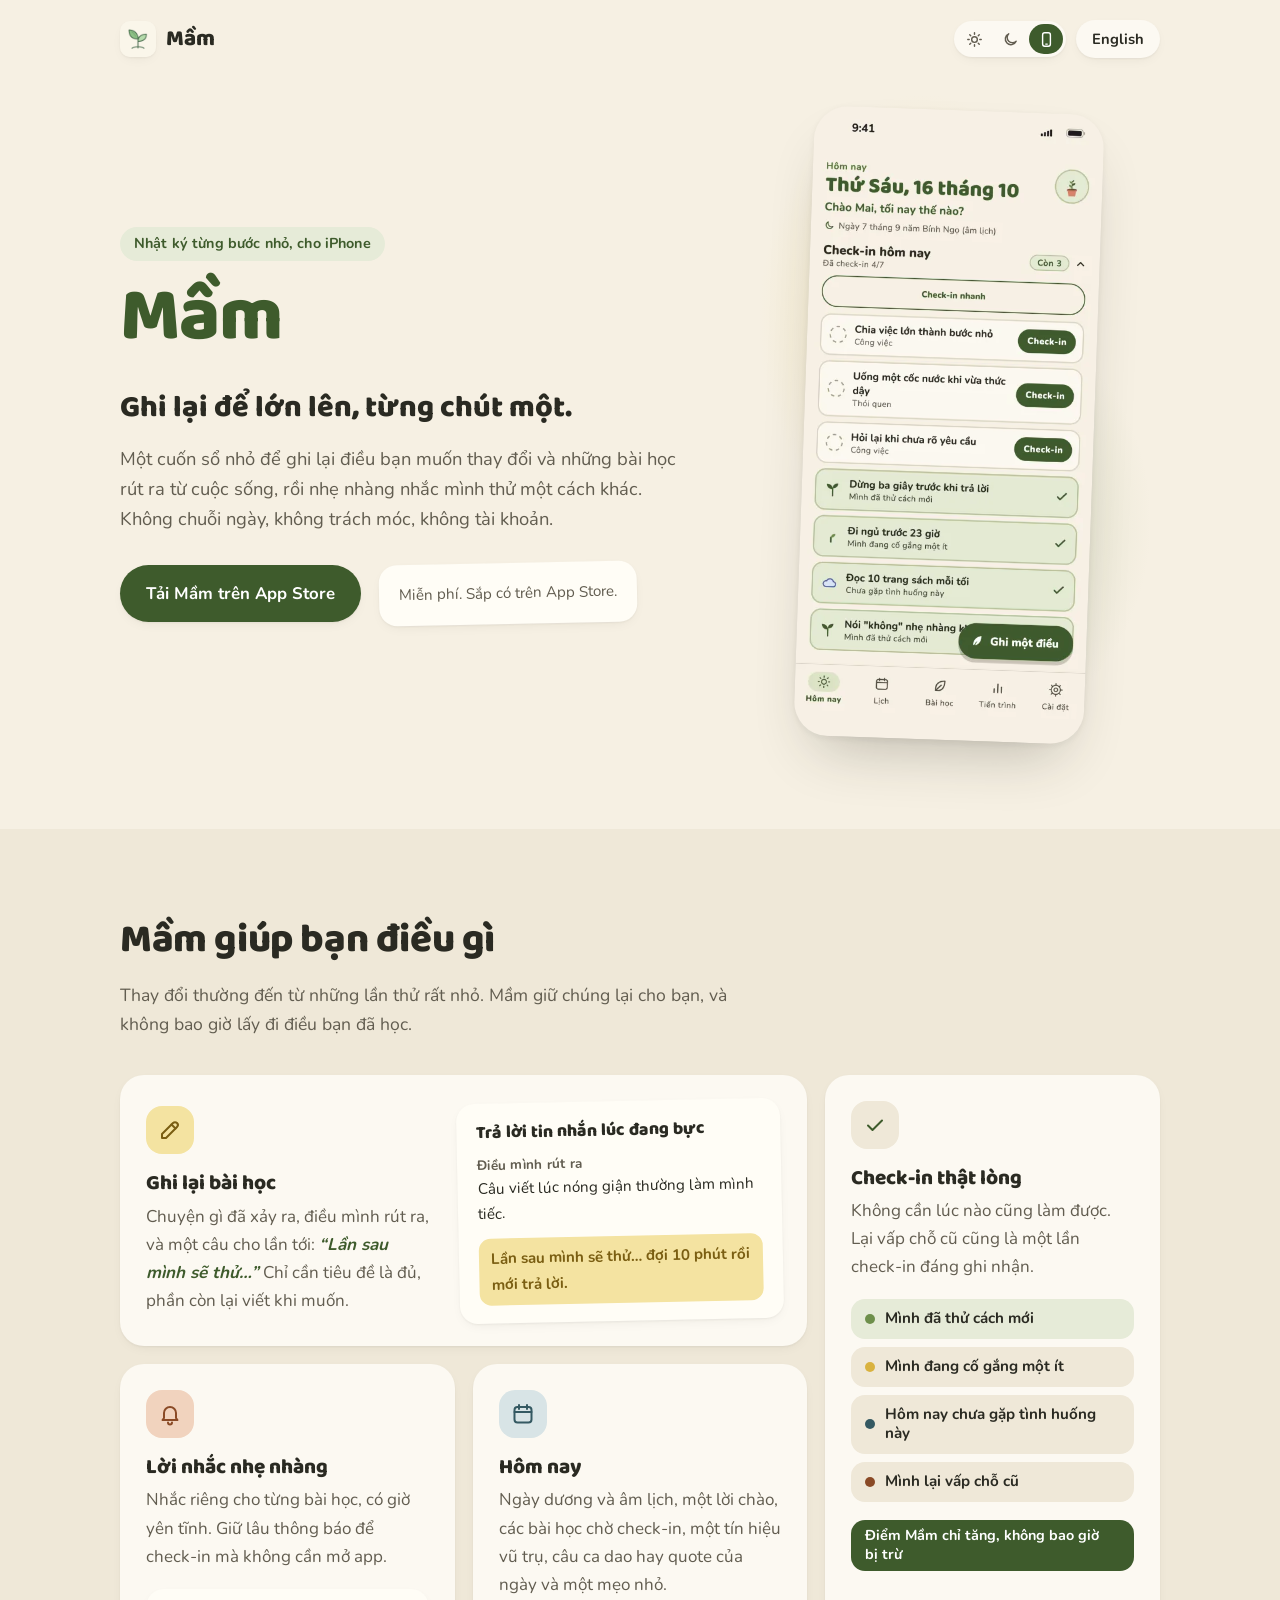
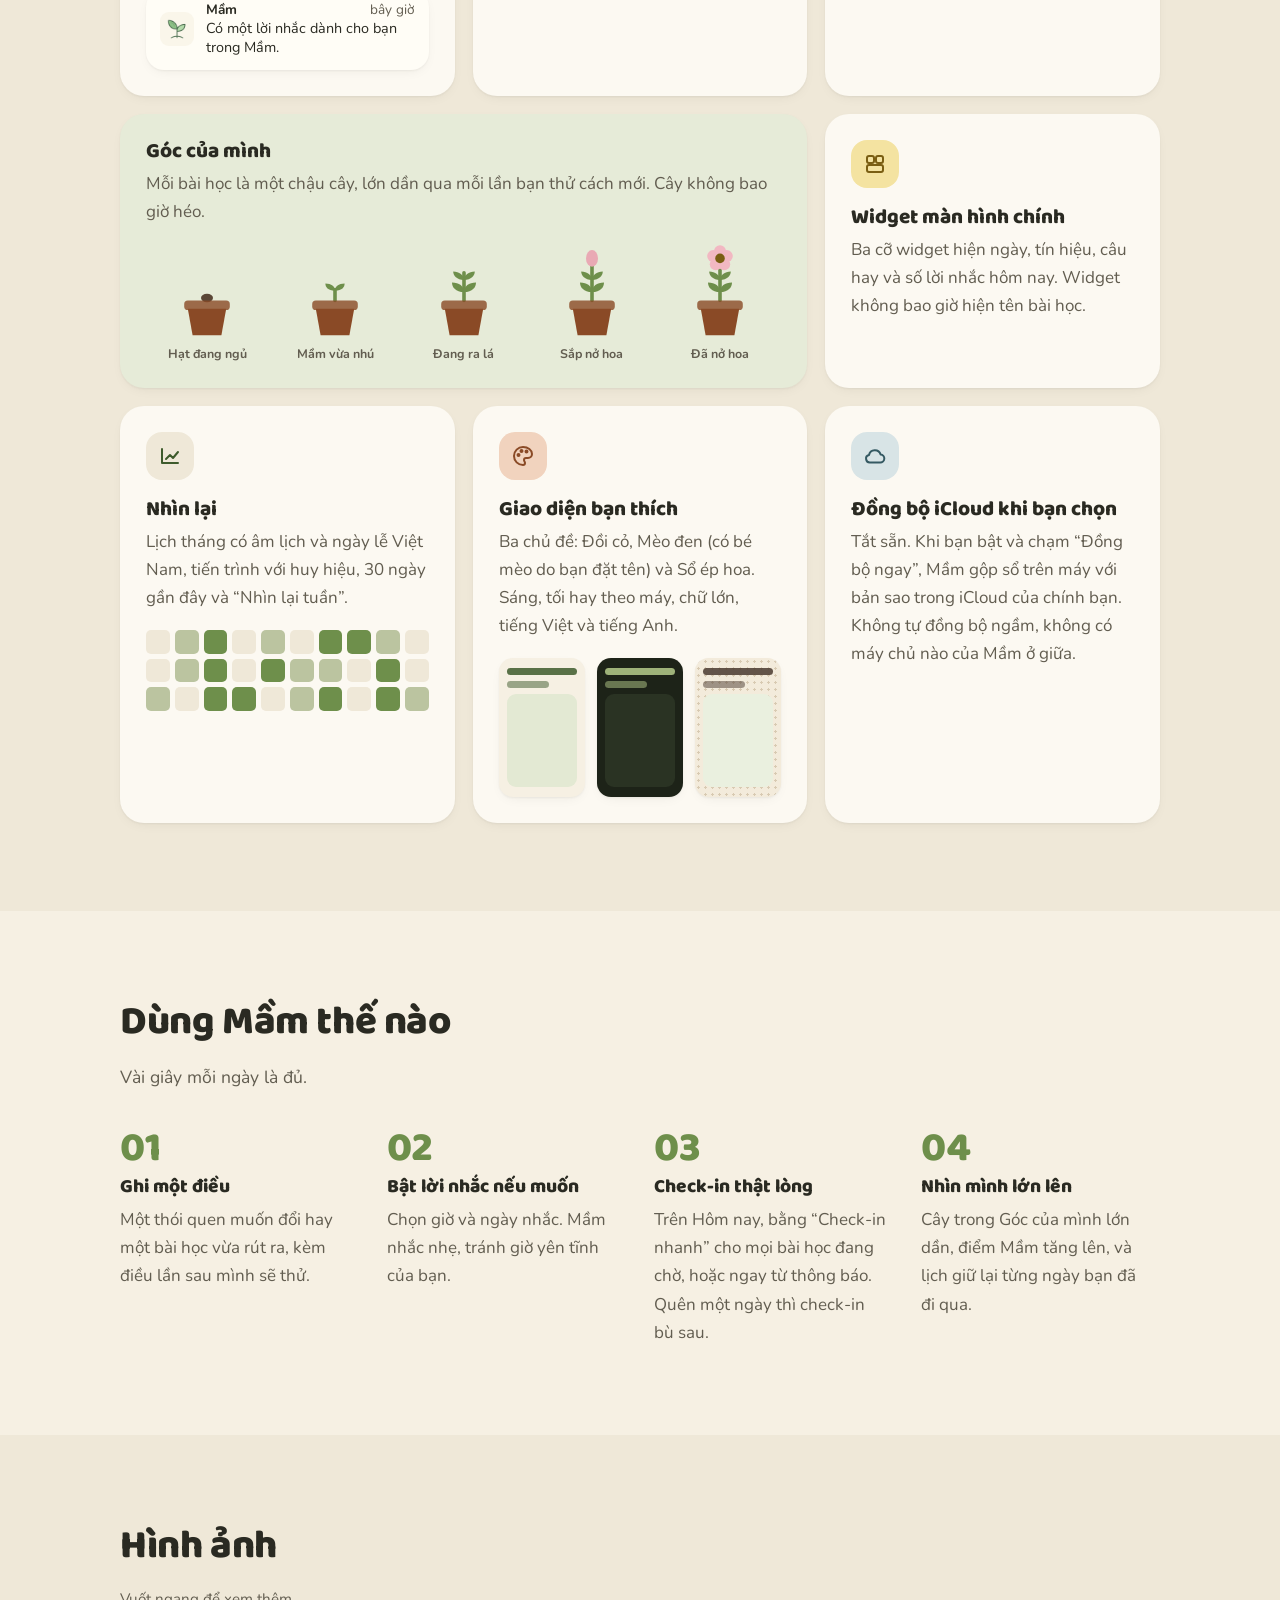
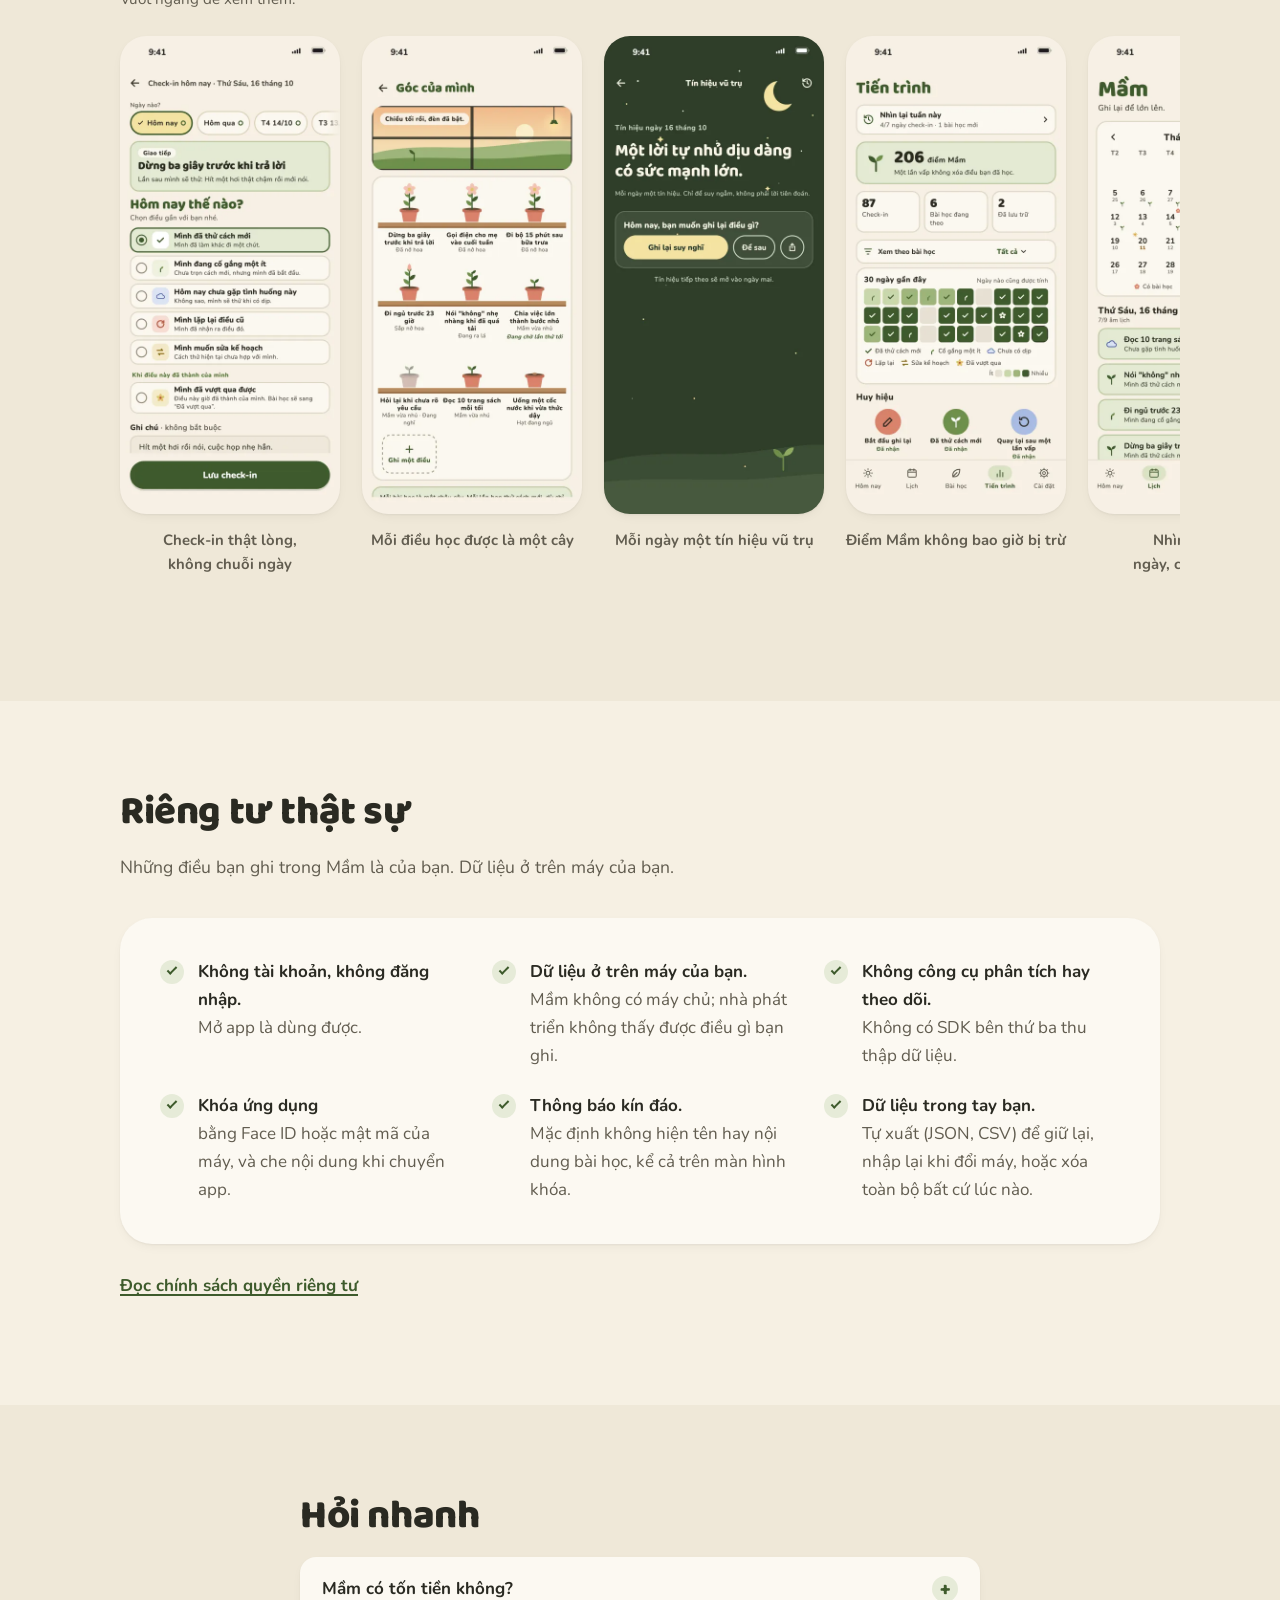
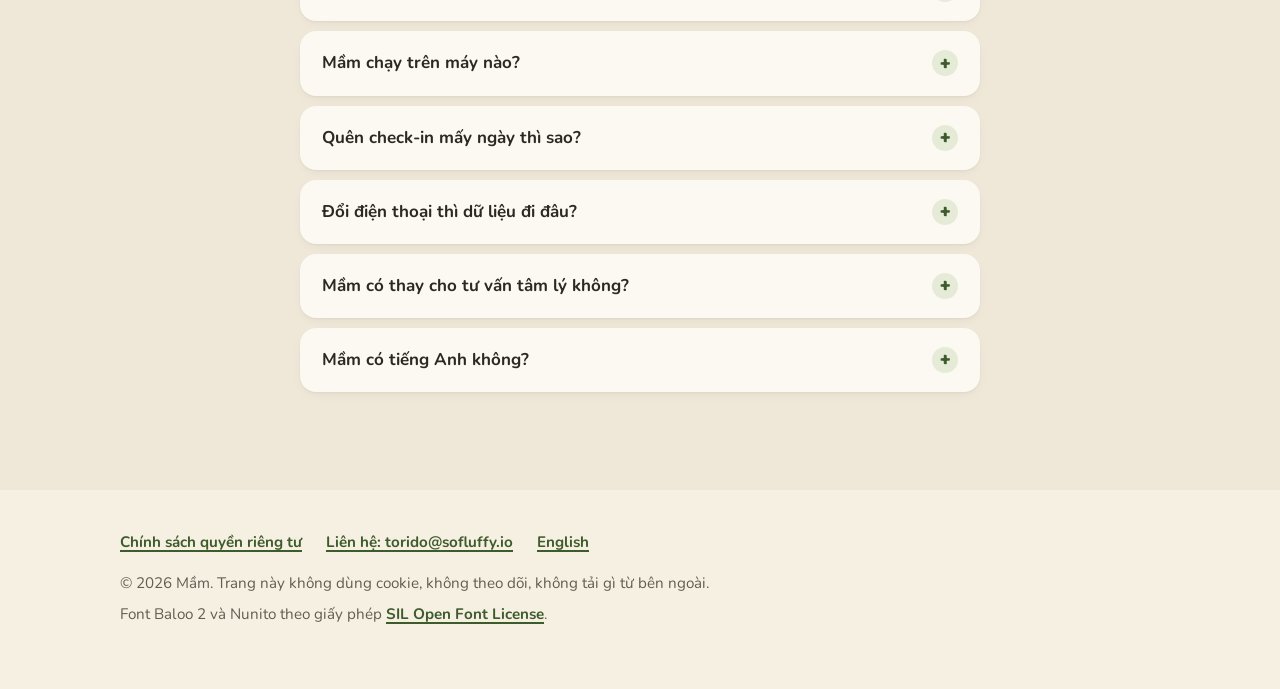
<file: index.html>
<!doctype html>
<html lang="vi">
<head>
<meta charset="utf-8">
<meta name="viewport" content="width=device-width, initial-scale=1">
<title>Mầm — Ghi lại để lớn lên</title>
<meta name="description" content="Mầm là cuốn sổ nhỏ trên iPhone để ghi lại điều muốn thay đổi, bài học rút ra, rồi nhẹ nhàng nhắc mình thử một cách khác. Không chuỗi ngày, không tài khoản, dữ liệu ở trên máy của bạn.">
<meta name="theme-color" content="#F6F0E3" media="(prefers-color-scheme: light)">
<meta name="theme-color" content="#191815" media="(prefers-color-scheme: dark)">
<link rel="icon" type="image/png" href="favicon.png">
<link rel="apple-touch-icon" href="assets/apple-touch-icon.png">
<link rel="alternate" hreflang="vi" href="./">
<link rel="alternate" hreflang="en" href="en/">
<link rel="stylesheet" href="assets/style.css">
<script>try{var t=localStorage.getItem("mam-theme");if(t==="light"||t==="dark")document.documentElement.setAttribute("data-theme",t)}catch(e){}</script>
<script src="assets/theme.js" defer></script>
<meta property="og:type" content="website">
<meta property="og:locale" content="vi_VN">
<meta property="og:locale:alternate" content="en_US">
<meta property="og:site_name" content="Mầm">
<meta property="og:title" content="Mầm — Ghi lại để lớn lên">
<meta property="og:description" content="Ghi lại điều muốn thay đổi, check-in nhẹ nhàng mỗi ngày. Không chuỗi ngày, không tài khoản, mọi thứ ở trên máy bạn.">
<meta property="og:image" content="https://nhu-truongg.github.io/mam-site/assets/og-icon.png">
<meta property="og:image:alt" content="Biểu tượng ứng dụng Mầm">
<meta name="twitter:card" content="summary">
</head>
<body>
<a class="skip" href="#noi-dung">Bỏ qua, tới nội dung</a>

<header class="site-header">
  <div class="wrap">
    <a class="brand" href="./" aria-label="Mầm, trang chủ">
      <img src="assets/apple-touch-icon.png" alt="" width="40" height="40">
      <span>Mầm</span>
    </a>
    <div class="tools">
      <div class="mode" role="group" aria-label="Giao diện" hidden>
        <button type="button" data-mode="light" aria-pressed="false" title="Sáng"><svg viewBox="0 0 24 24" aria-hidden="true"><circle cx="12" cy="12" r="4"/><path d="M12 2.5v2M12 19.5v2M5.3 5.3l1.4 1.4M17.3 17.3l1.4 1.4M2.5 12h2M19.5 12h2M5.3 18.7l1.4-1.4M17.3 6.7l1.4-1.4"/></svg><span class="sr">Sáng</span></button>
        <button type="button" data-mode="dark" aria-pressed="false" title="Tối"><svg viewBox="0 0 24 24" aria-hidden="true"><path d="M20 14.5A8 8 0 1 1 9.5 4a6.5 6.5 0 0 0 10.5 10.5z"/></svg><span class="sr">Tối</span></button>
        <button type="button" data-mode="system" aria-pressed="false" title="Theo máy"><svg viewBox="0 0 24 24" aria-hidden="true"><rect x="6.5" y="2.5" width="11" height="19" rx="3"/><path d="M11 18.5h2"/></svg><span class="sr">Theo máy</span></button>
      </div>
      <a class="lang" href="en/" hreflang="en" lang="en">English</a>
    </div>
  </div>
</header>

<main id="noi-dung">

<section class="hero" aria-labelledby="hero-title">
  <div class="wrap">
    <div>
      <p class="eyebrow">Nhật ký từng bước nhỏ, cho iPhone</p>
      <h1 id="hero-title">Mầm</h1>
      <p class="tagline">Ghi lại để lớn lên, từng chút một.</p>
      <p class="lead">Một cuốn sổ nhỏ để ghi lại điều bạn muốn thay đổi và những bài học rút ra từ cuộc sống, rồi nhẹ nhàng nhắc mình thử một cách khác. Không chuỗi ngày, không trách móc, không tài khoản.</p>
      <div class="cta">
        <!-- TODO: thay href="#" bằng đường link App Store thật khi Mầm được duyệt. -->
        <a class="btn" href="#">Tải Mầm trên App Store</a>
        <p class="note">Miễn phí. Sắp có trên App Store.</p>
      </div>
    </div>
    <div class="hero-shot">
      <img class="phone" src="assets/screens/vi-01-hom-nay.webp" width="460" height="1000"
           alt="Màn Hôm nay của Mầm: ngày dương và âm lịch, lời chào, nút Check-in nhanh và danh sách bài học cần check-in hôm nay.">
    </div>
  </div>
</section>

<section class="alt" aria-labelledby="giup-gi">
  <div class="wrap">
    <h2 id="giup-gi">Mầm giúp bạn điều gì</h2>
    <p class="section-intro">Thay đổi thường đến từ những lần thử rất nhỏ. Mầm giữ chúng lại cho bạn, và không bao giờ lấy đi điều bạn đã học.</p>
    <div class="bento">
      <article class="tile t-wide t-split">
        <div>
          <span class="icon i-honey"><svg viewBox="0 0 24 24" aria-hidden="true"><path d="M4 20h4L19 9a2.8 2.8 0 0 0-4-4L4 16z"/><path d="M13.5 6.5l4 4"/></svg></span>
          <h3>Ghi lại bài học</h3>
          <p>Chuyện gì đã xảy ra, điều mình rút ra, và một câu cho lần tới: <span class="quote">“Lần sau mình sẽ thử…”</span> Chỉ cần tiêu đề là đủ, phần còn lại viết khi muốn.</p>
        </div>
        <div class="note" aria-hidden="true">
          <b>Trả lời tin nhắn lúc đang bực</b>
          <small>Điều mình rút ra</small>
          <span>Câu viết lúc nóng giận thường làm mình tiếc.</span>
          <span class="next">Lần sau mình sẽ thử… đợi 10 phút rồi mới trả lời.</span>
        </div>
      </article>
      <article class="tile t-tall">
        <span class="icon"><svg viewBox="0 0 24 24" aria-hidden="true"><path d="M5 12.5l4.5 4.5L19 7.5"/></svg></span>
        <div>
          <h3>Check-in thật lòng</h3>
          <p>Không cần lúc nào cũng làm được. Lại vấp chỗ cũ cũng là một lần check-in đáng ghi nhận.</p>
        </div>
        <ul class="answers" aria-label="Các câu trả lời khi check-in">
          <li class="a1">Mình đã thử cách mới</li>
          <li class="a2">Mình đang cố gắng một ít</li>
          <li class="a3">Hôm nay chưa gặp tình huống này</li>
          <li class="a4">Mình lại vấp chỗ cũ</li>
        </ul>
        <p class="points">Điểm Mầm chỉ tăng, không bao giờ bị trừ</p>
      </article>
      <article class="tile">
        <span class="icon i-clay"><svg viewBox="0 0 24 24" aria-hidden="true"><path d="M6 16v-5a6 6 0 0 1 12 0v5l1.5 2h-15z"/><path d="M10 20.5a2 2 0 0 0 4 0"/></svg></span>
        <div>
          <h3>Lời nhắc nhẹ nhàng</h3>
          <p>Nhắc riêng cho từng bài học, có giờ yên tĩnh. Giữ lâu thông báo để check-in mà không cần mở app.</p>
        </div>
        <div class="notif" aria-hidden="true">
          <img src="assets/apple-touch-icon.png" alt="" width="34" height="34">
          <div><b>Mầm <i>bây giờ</i></b>Có một lời nhắc dành cho bạn trong Mầm.</div>
        </div>
      </article>
      <article class="tile">
        <span class="icon i-sky"><svg viewBox="0 0 24 24" aria-hidden="true"><rect x="3.5" y="5" width="17" height="15.5" rx="3"/><path d="M3.5 10h17M8 3v4M16 3v4"/></svg></span>
        <div>
          <h3>Hôm nay</h3>
          <p>Ngày dương và âm lịch, một lời chào, các bài học chờ check-in, một tín hiệu vũ trụ, câu ca dao hay quote của ngày và một mẹo nhỏ.</p>
        </div>
      </article>
      <article class="tile t-wide t-green">
        <div>
          <h3>Góc của mình</h3>
          <p>Mỗi bài học là một chậu cây, lớn dần qua mỗi lần bạn thử cách mới. Cây không bao giờ héo.</p>
        </div>
        <div>
        <ul class="pots">
          <li><svg viewBox="0 0 60 80" aria-hidden="true"><ellipse class="soil" cx="30" cy="45" rx="5" ry="3.5"/><rect class="rim" x="11" y="47" width="38" height="8" rx="3"/><path class="pot" d="M14 54h32l-4 22H18z"/></svg>Hạt đang ngủ</li>
          <li><svg viewBox="0 0 60 80" aria-hidden="true"><path class="stem" d="M30 47V38"/><path class="lf" d="M30 39c-6 0-8-3-8-6 5 0 8 2.5 8 6z"/><path class="lf" d="M30 39c6 0 8-3 8-6-5 0-8 2.5-8 6z"/><rect class="rim" x="11" y="47" width="38" height="8" rx="3"/><path class="pot" d="M14 54h32l-4 22H18z"/></svg>Mầm vừa nhú</li>
          <li><svg viewBox="0 0 60 80" aria-hidden="true"><path class="stem" d="M30 47V24"/><path class="lf" d="M30 40c-7 0-10-4-10-8 6 0 10 3 10 8z"/><path class="lf" d="M30 40c7 0 10-4 10-8-6 0-10 3-10 8z"/><path class="lf" d="M30 30c-6 0-9-3.5-9-7 5 0 9 3 9 7z"/><path class="lf" d="M30 30c6 0 9-3.5 9-7-5 0-9 3-9 7z"/><rect class="rim" x="11" y="47" width="38" height="8" rx="3"/><path class="pot" d="M14 54h32l-4 22H18z"/></svg>Đang ra lá</li>
          <li><svg viewBox="0 0 60 80" aria-hidden="true"><path class="stem" d="M30 47V16"/><path class="lf" d="M30 40c-7 0-10-4-10-8 6 0 10 3 10 8z"/><path class="lf" d="M30 40c7 0 10-4 10-8-6 0-10 3-10 8z"/><path class="lf" d="M30 30c-6 0-9-3.5-9-7 5 0 9 3 9 7z"/><path class="lf" d="M30 30c6 0 9-3.5 9-7-5 0-9 3-9 7z"/><ellipse class="bud" cx="30" cy="12" rx="5" ry="7"/><rect class="rim" x="11" y="47" width="38" height="8" rx="3"/><path class="pot" d="M14 54h32l-4 22H18z"/></svg>Sắp nở hoa</li>
          <li><svg viewBox="0 0 60 80" aria-hidden="true"><path class="stem" d="M30 47V18"/><path class="lf" d="M30 40c-7 0-10-4-10-8 6 0 10 3 10 8z"/><path class="lf" d="M30 40c7 0 10-4 10-8-6 0-10 3-10 8z"/><path class="lf" d="M30 30c-6 0-9-3.5-9-7 5 0 9 3 9 7z"/><path class="lf" d="M30 30c6 0 9-3.5 9-7-5 0-9 3-9 7z"/><circle class="petal" cx="30" cy="6" r="5"/><circle class="petal" cx="35.7" cy="10.1" r="5"/><circle class="petal" cx="33.5" cy="16.9" r="5"/><circle class="petal" cx="26.5" cy="16.9" r="5"/><circle class="petal" cx="24.3" cy="10.1" r="5"/><circle class="heart" cx="30" cy="12" r="4"/><rect class="rim" x="11" y="47" width="38" height="8" rx="3"/><path class="pot" d="M14 54h32l-4 22H18z"/></svg>Đã nở hoa</li>
        </ul>
        </div>
      </article>
      <article class="tile">
        <span class="icon i-honey"><svg viewBox="0 0 24 24" aria-hidden="true"><rect x="4" y="4" width="7" height="7" rx="2"/><rect x="13" y="4" width="7" height="7" rx="2"/><rect x="4" y="13" width="16" height="7" rx="2"/></svg></span>
        <div>
          <h3>Widget màn hình chính</h3>
          <p>Ba cỡ widget hiện ngày, tín hiệu, câu hay và số lời nhắc hôm nay. Widget không bao giờ hiện tên bài học.</p>
        </div>
      </article>
      <article class="tile">
        <span class="icon"><svg viewBox="0 0 24 24" aria-hidden="true"><path d="M4 19V5M4 19h16M8 15l4-4 3 3 5-6"/></svg></span>
        <div>
          <h3>Nhìn lại</h3>
          <p>Lịch tháng có âm lịch và ngày lễ Việt Nam, tiến trình với huy hiệu, 30 ngày gần đây và “Nhìn lại tuần”.</p>
        </div>
        <div class="days" role="img" aria-label="Ví dụ lưới 30 ngày gần đây, ô đậm là ngày có check-in"><i></i><i class="d1"></i><i class="d2"></i><i></i><i class="d1"></i><i></i><i class="d2"></i><i class="d2"></i><i class="d1"></i><i></i><i></i><i class="d1"></i><i class="d2"></i><i></i><i class="d2"></i><i class="d1"></i><i class="d1"></i><i></i><i class="d2"></i><i></i><i class="d1"></i><i></i><i class="d2"></i><i class="d2"></i><i></i><i class="d1"></i><i class="d2"></i><i></i><i class="d2"></i><i class="d1"></i></div>
      </article>
      <article class="tile">
        <span class="icon i-clay"><svg viewBox="0 0 24 24" aria-hidden="true"><path d="M12 3a9 9 0 1 0 0 18c1.2 0 2-.8 2-2 0-1.4-1-1.6-1-3 0-1.1.9-2 2-2h2a4 4 0 0 0 4-4c0-4-4-7-9-7z"/><circle cx="7.5" cy="11" r="1"/><circle cx="10.5" cy="7" r="1"/><circle cx="15.5" cy="7.5" r="1"/></svg></span>
        <div>
          <h3>Giao diện bạn thích</h3>
          <p>Ba chủ đề: Đồi cỏ, Mèo đen (có bé mèo do bạn đặt tên) và Sổ ép hoa. Sáng, tối hay theo máy, chữ lớn, tiếng Việt và tiếng Anh.</p>
        </div>
        <div class="themes" role="img" aria-label="Ba chủ đề: Đồi cỏ, Mèo đen, Sổ ép hoa">
          <span class="mini m-doi"><i></i><i></i><i class="c"></i></span>
          <span class="mini m-meo"><i></i><i></i><i class="c"></i></span>
          <span class="mini m-hoa"><i></i><i></i><i class="c"></i></span>
        </div>
      </article>
      <article class="tile">
        <span class="icon i-sky"><svg viewBox="0 0 24 24" aria-hidden="true"><path d="M7 18.5h10a4 4 0 0 0 .6-8A6 6 0 0 0 6 11a3.8 3.8 0 0 0 1 7.5z"/></svg></span>
        <div>
          <h3>Đồng bộ iCloud khi bạn chọn</h3>
          <p>Tắt sẵn. Khi bạn bật và chạm “Đồng bộ ngay”, Mầm gộp sổ trên máy với bản sao trong iCloud của chính bạn. Không tự đồng bộ ngầm, không có máy chủ nào của Mầm ở giữa.</p>
        </div>
      </article>
    </div>
  </div>
</section>

<section aria-labelledby="cach-dung">
  <div class="wrap">
    <h2 id="cach-dung">Dùng Mầm thế nào</h2>
    <p class="section-intro">Vài giây mỗi ngày là đủ.</p>
    <ol class="steps">
      <li>
        <h3>Ghi một điều</h3>
        <p>Một thói quen muốn đổi hay một bài học vừa rút ra, kèm điều lần sau mình sẽ thử.</p>
      </li>
      <li>
        <h3>Bật lời nhắc nếu muốn</h3>
        <p>Chọn giờ và ngày nhắc. Mầm nhắc nhẹ, tránh giờ yên tĩnh của bạn.</p>
      </li>
      <li>
        <h3>Check-in thật lòng</h3>
        <p>Trên Hôm nay, bằng “Check-in nhanh” cho mọi bài học đang chờ, hoặc ngay từ thông báo. Quên một ngày thì check-in bù sau.</p>
      </li>
      <li>
        <h3>Nhìn mình lớn lên</h3>
        <p>Cây trong Góc của mình lớn dần, điểm Mầm tăng lên, và lịch giữ lại từng ngày bạn đã đi qua.</p>
      </li>
    </ol>
  </div>
</section>

<section class="alt" aria-labelledby="hinh-anh">
  <div class="wrap">
    <h2 id="hinh-anh">Hình ảnh</h2>
    <p class="hint">Vuốt ngang để xem thêm.</p>
    <ul class="shots" aria-label="Ảnh chụp màn hình Mầm">
      <li><figure>
        <img class="phone" loading="lazy" src="assets/screens/vi-02-check-in.webp" width="460" height="1000"
             alt="Màn check-in: chọn ngày, rồi chọn Mình đã thử cách mới, Mình đang cố gắng một ít, Mình lại vấp chỗ cũ hay Mình muốn sửa kế hoạch, kèm ghi chú không bắt buộc.">
        <figcaption>Check-in thật lòng, không chuỗi ngày</figcaption></figure></li>
      <li><figure>
        <img class="phone" loading="lazy" src="assets/screens/vi-05-goc-cua-minh.webp" width="460" height="1000"
             alt="Góc của mình: kệ gỗ với các chậu cây ở nhiều giai đoạn, từ hạt đang ngủ đến đã nở hoa, mỗi chậu là một bài học.">
        <figcaption>Mỗi điều học được là một cây</figcaption></figure></li>
      <li><figure>
        <img class="phone" loading="lazy" src="assets/screens/vi-06-tin-hieu.webp" width="460" height="1000"
             alt="Tín hiệu vũ trụ: một câu để suy ngẫm hiện dưới bầu trời đêm đầy sao.">
        <figcaption>Mỗi ngày một tín hiệu vũ trụ</figcaption></figure></li>
      <li><figure>
        <img class="phone" loading="lazy" src="assets/screens/vi-04-tien-trinh.webp" width="460" height="1000"
             alt="Màn Tiến trình: Nhìn lại tuần này, điểm Mầm, số lần check-in, lưới 30 ngày gần đây và huy hiệu.">
        <figcaption>Điểm Mầm không bao giờ bị trừ</figcaption></figure></li>
      <li><figure>
        <img class="phone" loading="lazy" src="assets/screens/vi-03-lich.webp" width="460" height="1000"
             alt="Màn Lịch: lịch tháng có ngày âm lịch, đánh dấu những ngày đã check-in.">
        <figcaption>Nhìn lại từng ngày, có cả âm lịch</figcaption></figure></li>
      <li><figure>
        <img class="phone" loading="lazy" src="assets/screens/vi-07-meo-den.webp" width="460" height="1000"
             alt="Màn Hôm nay trong chủ đề Mèo đen, có hình bé mèo đen và chữ tròn.">
        <figcaption>Chủ đề Mèo đen</figcaption></figure></li>
      <li><figure>
        <img class="phone" loading="lazy" src="assets/screens/vi-08-so-ep-hoa.webp" width="460" height="1000"
             alt="Màn Hôm nay trong chủ đề Sổ ép hoa: giấy chấm bi, băng dán washi và chữ viết tay.">
        <figcaption>Hoặc Sổ ép hoa</figcaption></figure></li>
      <li><figure>
        <img class="phone" loading="lazy" src="assets/screens/vi-09-rieng-tu.webp" width="460" height="1000"
             alt="Màn Cài đặt: giờ nhắc, giờ yên tĩnh, tùy chọn ẩn nội dung thông báo và khóa ứng dụng bằng Face ID hoặc mật mã.">
        <figcaption>Riêng tư: mọi thứ ở trên máy bạn</figcaption></figure></li>
    </ul>
  </div>
</section>

<section aria-labelledby="rieng-tu">
  <div class="wrap">
    <h2 id="rieng-tu">Riêng tư thật sự</h2>
    <p class="section-intro">Những điều bạn ghi trong Mầm là của bạn. Dữ liệu ở trên máy của bạn.</p>
    <ul class="promise">
      <li><strong>Không tài khoản, không đăng nhập.</strong> Mở app là dùng được.</li>
      <li><strong>Dữ liệu ở trên máy của bạn.</strong> Mầm không có máy chủ; nhà phát triển không thấy được điều gì bạn ghi.</li>
      <li><strong>Không công cụ phân tích hay theo dõi.</strong> Không có SDK bên thứ ba thu thập dữ liệu.</li>
      <li><strong>Khóa ứng dụng</strong> bằng Face ID hoặc mật mã của máy, và che nội dung khi chuyển app.</li>
      <li><strong>Thông báo kín đáo.</strong> Mặc định không hiện tên hay nội dung bài học, kể cả trên màn hình khóa.</li>
      <li><strong>Dữ liệu trong tay bạn.</strong> Tự xuất (JSON, CSV) để giữ lại, nhập lại khi đổi máy, hoặc xóa toàn bộ bất cứ lúc nào.</li>
    </ul>
    <p class="more"><a href="privacy.html">Đọc chính sách quyền riêng tư</a></p>
  </div>
</section>

<section class="alt faq" aria-labelledby="hoi-dap">
  <div class="wrap narrow">
    <h2 id="hoi-dap">Hỏi nhanh</h2>
    <details>
      <summary>Mầm có tốn tiền không?</summary>
      <p>Mầm miễn phí và không có mua thêm trong ứng dụng.</p>
    </details>
    <details>
      <summary>Mầm chạy trên máy nào?</summary>
      <p>Hiện Mầm dành cho iPhone. Chưa có bản Android.</p>
    </details>
    <details>
      <summary>Quên check-in mấy ngày thì sao?</summary>
      <p>Không sao cả. Mầm không đếm chuỗi ngày và không trừ điểm. Bạn có thể check-in bù cho những ngày trước, hoặc cứ tiếp tục từ hôm nay.</p>
    </details>
    <details>
      <summary>Đổi điện thoại thì dữ liệu đi đâu?</summary>
      <p>Trong Cài đặt → Dữ liệu của bạn, chọn Xuất dữ liệu để có một file sao lưu, rồi Nhập dữ liệu trên máy mới. Mầm kiểm tra cả file và hỏi bạn muốn gộp hay thay thế trước khi ghi.</p>
      <p>Hoặc bật đồng bộ iCloud trên cả hai máy (cùng tài khoản iCloud) rồi chạm “Đồng bộ ngay” trên máy cũ trước, máy mới sau.</p>
    </details>
    <details>
      <summary>Mầm có thay cho tư vấn tâm lý không?</summary>
      <p>Không. Mầm là nơi ghi lại và nhắc nhở cá nhân, không thay thế cho tư vấn y tế hay tâm lý. Mục “Cần hỗ trợ?” trong Cài đặt có số điện thoại khẩn cấp tại Việt Nam.</p>
    </details>
    <details>
      <summary>Mầm có tiếng Anh không?</summary>
      <p>Có. Mầm có tiếng Việt và tiếng Anh, đổi được trong Cài đặt.</p>
    </details>
  </div>
</section>

</main>

<footer class="site-footer">
  <div class="wrap">
    <nav aria-label="Liên kết cuối trang">
      <ul>
        <li><a href="privacy.html">Chính sách quyền riêng tư</a></li>
        <li><a href="mailto:torido@sofluffy.io">Liên hệ: torido@sofluffy.io</a></li>
        <li><a href="en/" hreflang="en" lang="en">English</a></li>
      </ul>
    </nav>
    <p>© 2026 Mầm. Trang này không dùng cookie, không theo dõi, không tải gì từ bên ngoài.</p>
    <p>Font Baloo 2 và Nunito theo giấy phép <a href="assets/fonts/OFL-Nunito.txt">SIL Open Font License</a>.</p>
  </div>
</footer>
</body>
</html>
</file>
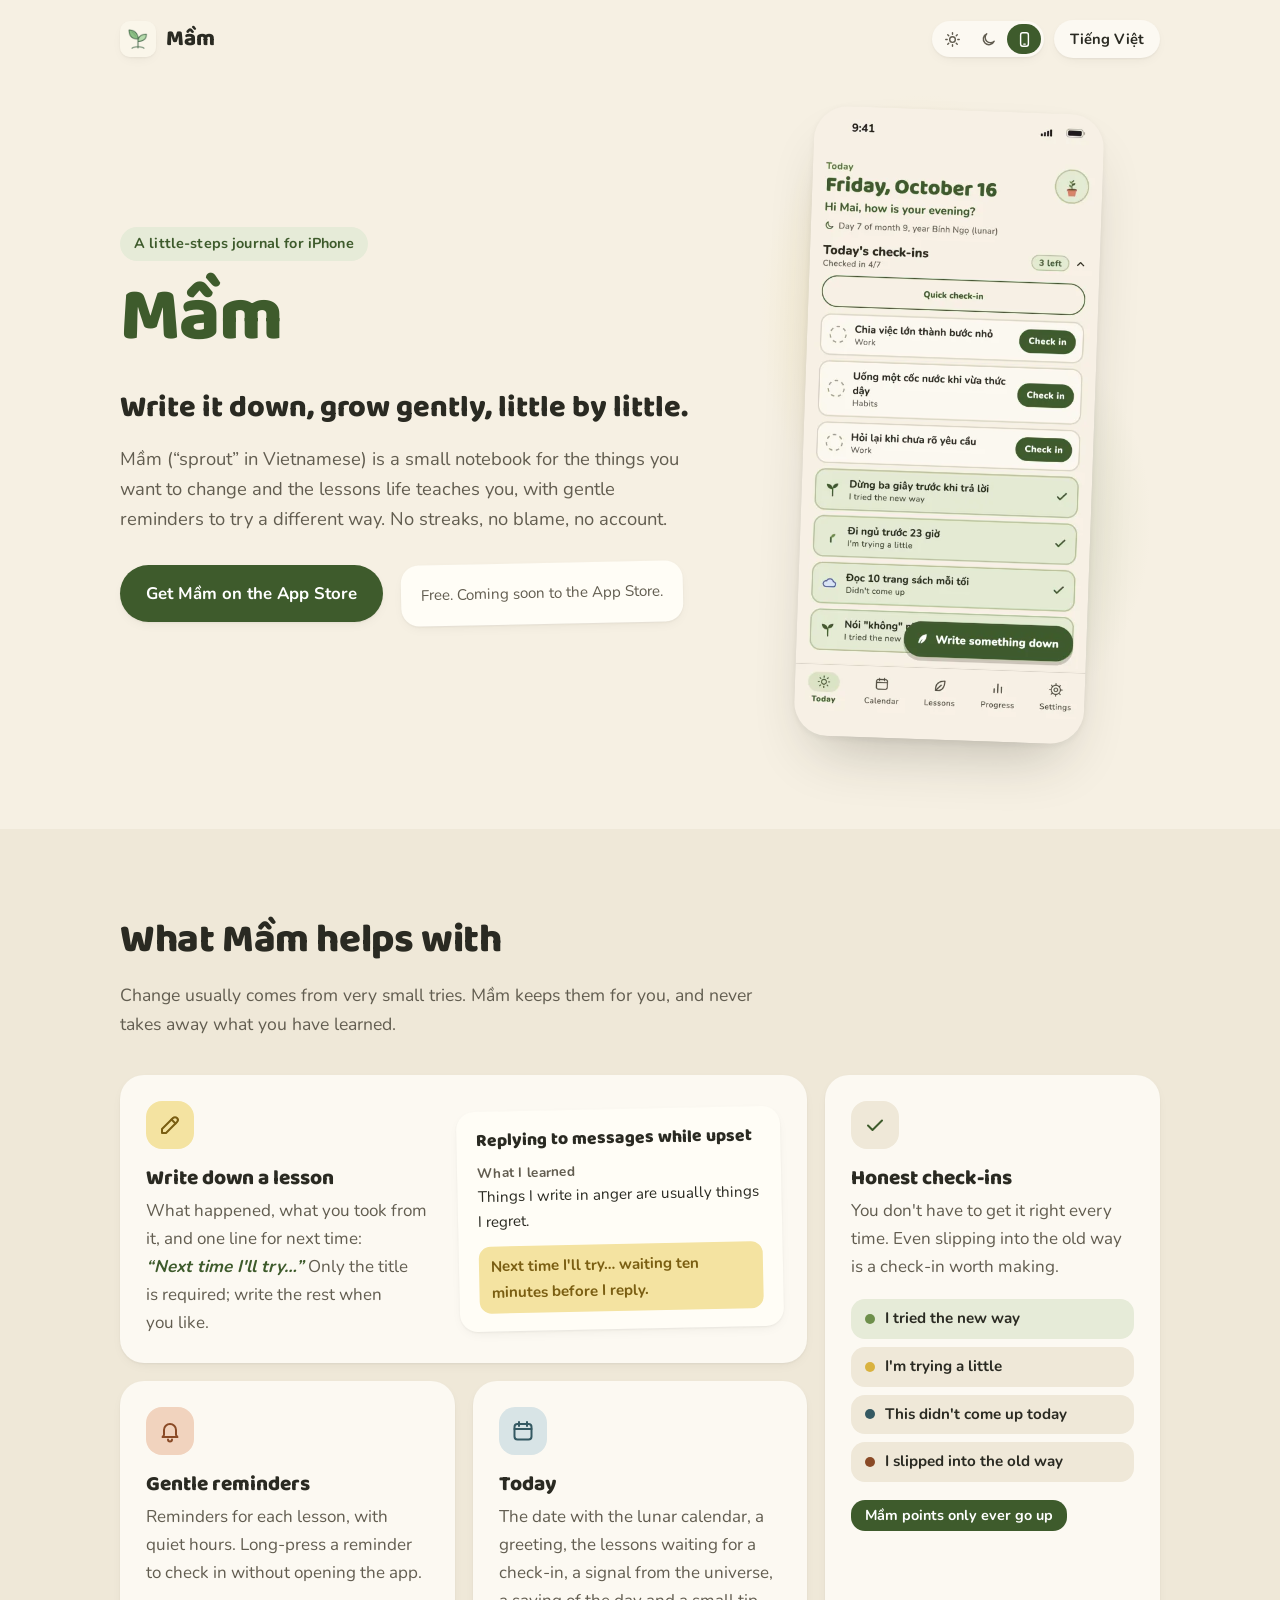
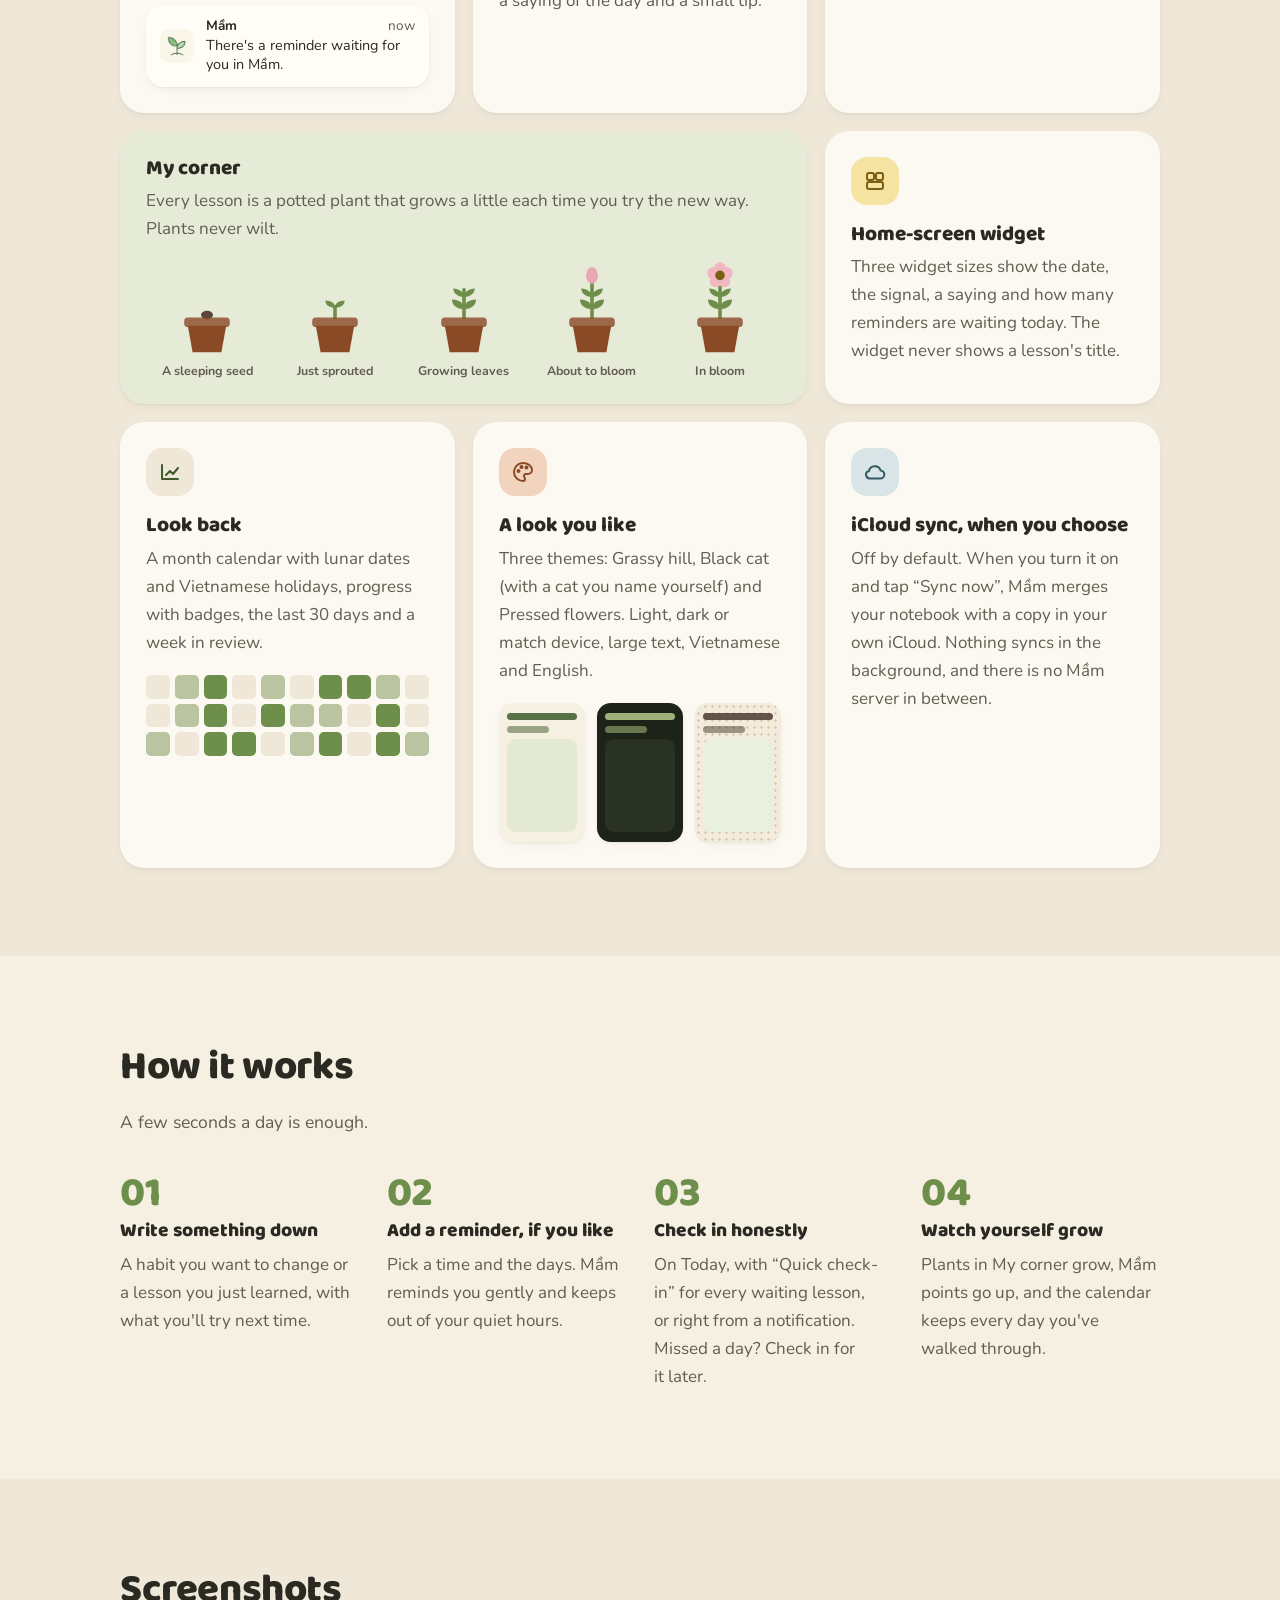
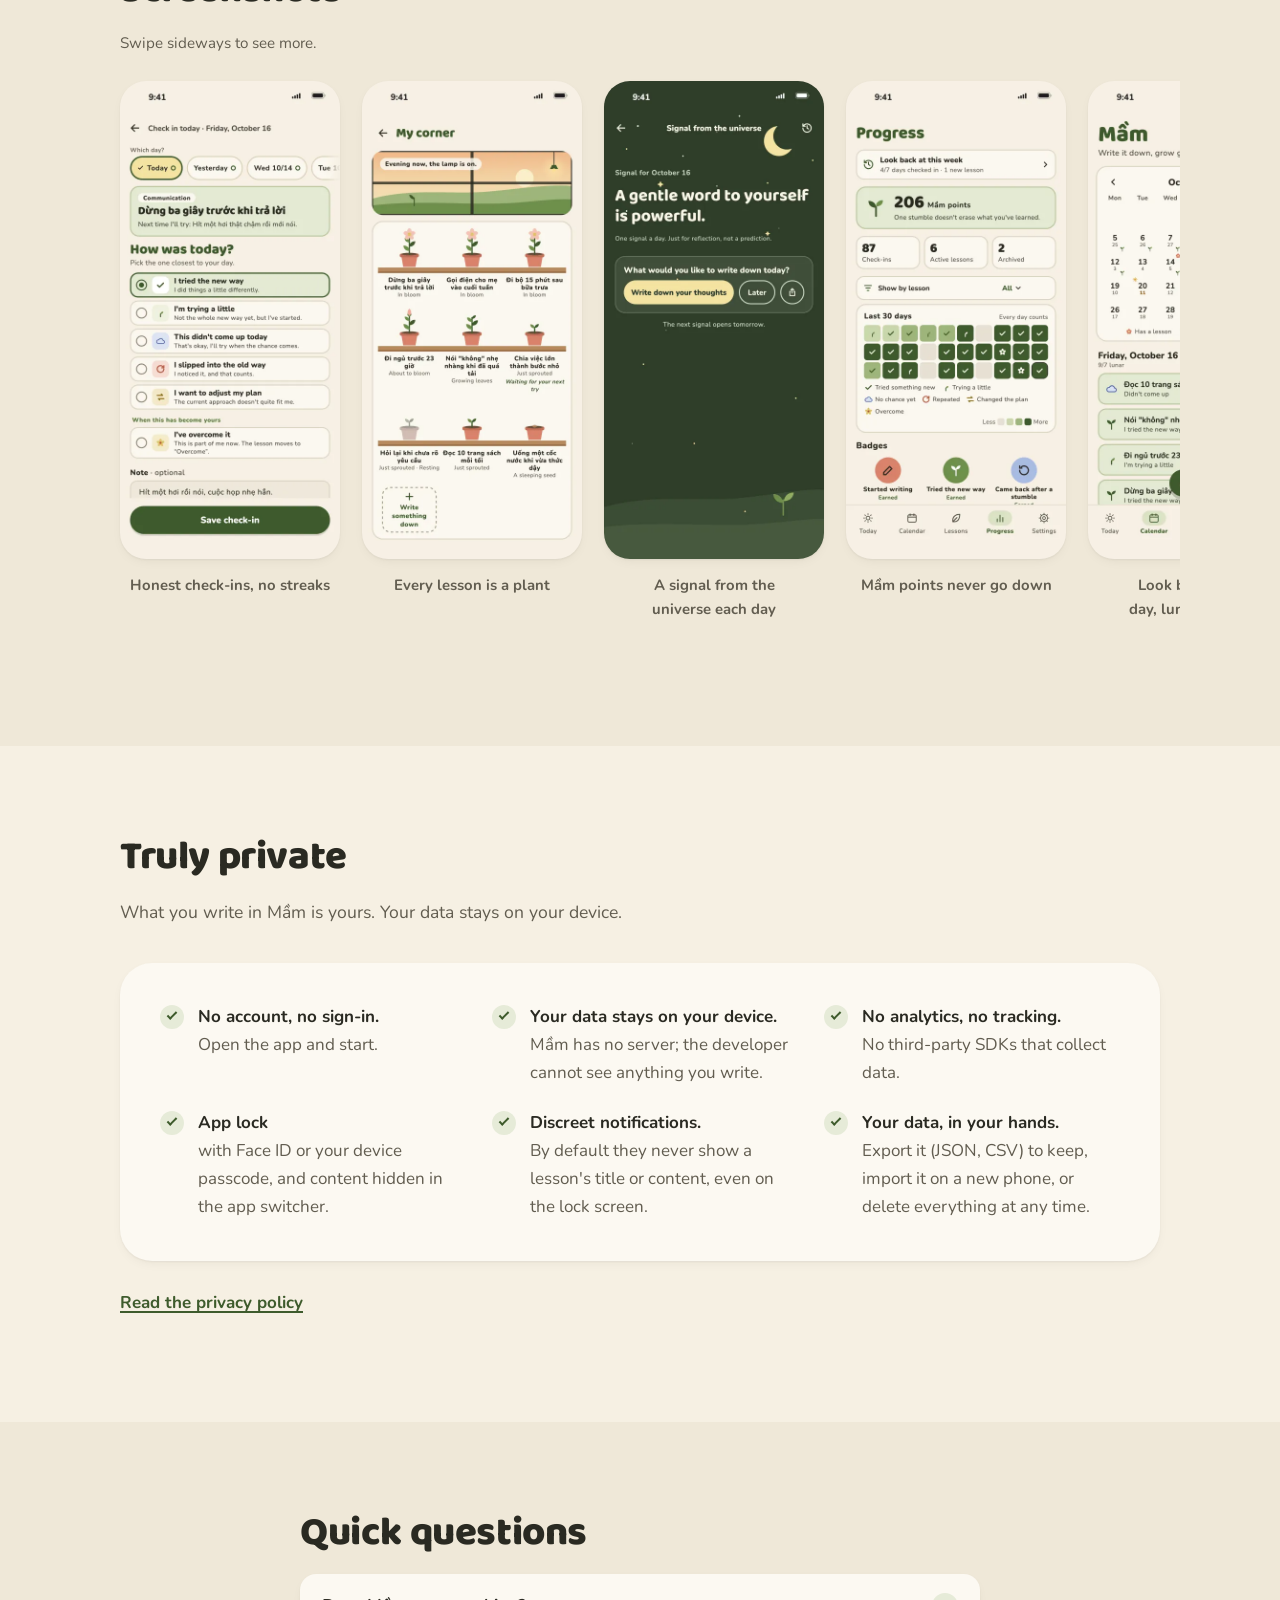
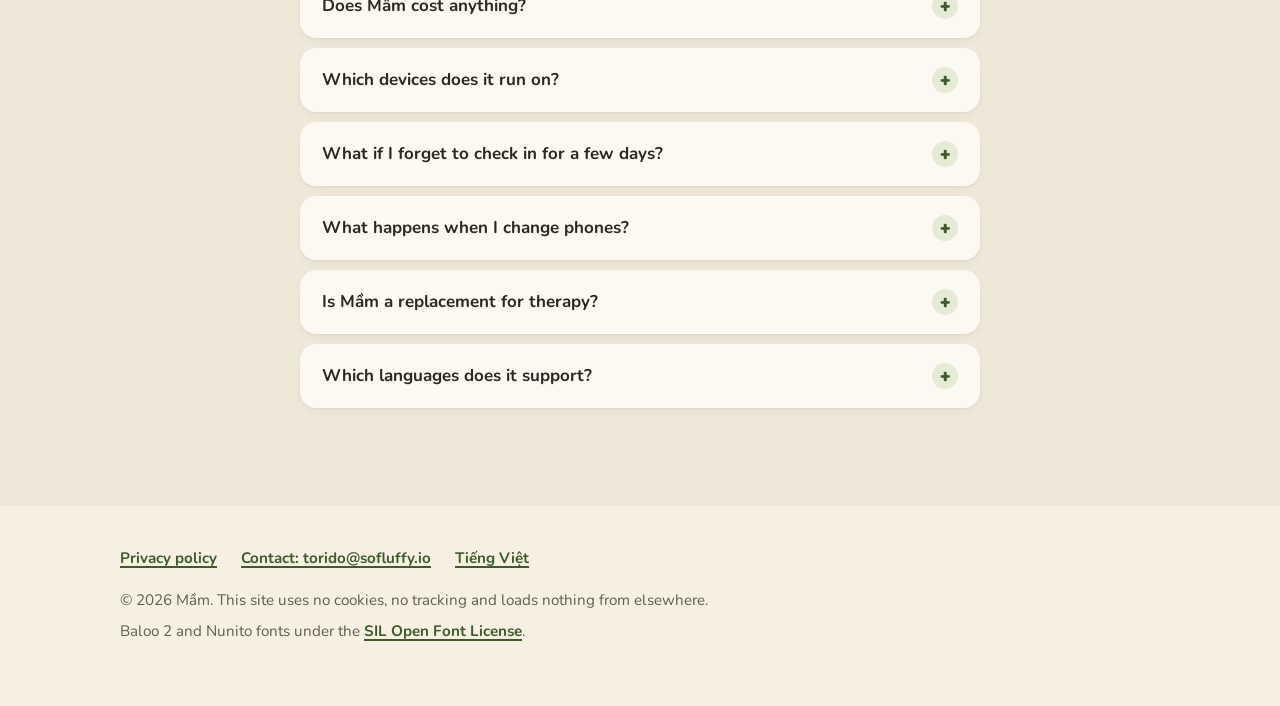
<file: en/index.html>
<!doctype html>
<html lang="en">
<head>
<meta charset="utf-8">
<meta name="viewport" content="width=device-width, initial-scale=1">
<title>Mầm — Write it down, grow gently</title>
<meta name="description" content="Mầm is a small iPhone notebook for the things you want to change and the lessons life teaches you, with gentle reminders to try a different way. No streaks, no account; your data stays on your device.">
<meta name="theme-color" content="#F6F0E3" media="(prefers-color-scheme: light)">
<meta name="theme-color" content="#191815" media="(prefers-color-scheme: dark)">
<link rel="icon" type="image/png" href="../favicon.png">
<link rel="apple-touch-icon" href="../assets/apple-touch-icon.png">
<link rel="alternate" hreflang="vi" href="../">
<link rel="alternate" hreflang="en" href="./">
<link rel="stylesheet" href="../assets/style.css">
<script>try{var t=localStorage.getItem("mam-theme");if(t==="light"||t==="dark")document.documentElement.setAttribute("data-theme",t)}catch(e){}</script>
<script src="../assets/theme.js" defer></script>
<meta property="og:type" content="website">
<meta property="og:locale" content="en_US">
<meta property="og:locale:alternate" content="vi_VN">
<meta property="og:site_name" content="Mầm">
<meta property="og:title" content="Mầm — Write it down, grow gently">
<meta property="og:description" content="Write down what you want to change and check in gently each day. No streaks, no account: it all stays on your phone.">
<meta property="og:image" content="https://nhu-truongg.github.io/mam-site/assets/og-icon.png">
<meta property="og:image:alt" content="The Mầm app icon">
<meta name="twitter:card" content="summary">
</head>
<body>
<a class="skip" href="#content">Skip to content</a>

<header class="site-header">
  <div class="wrap">
    <a class="brand" href="./" aria-label="Mầm, home">
      <img src="../assets/apple-touch-icon.png" alt="" width="40" height="40">
      <span>Mầm</span>
    </a>
    <div class="tools">
      <div class="mode" role="group" aria-label="Appearance" hidden>
        <button type="button" data-mode="light" aria-pressed="false" title="Light"><svg viewBox="0 0 24 24" aria-hidden="true"><circle cx="12" cy="12" r="4"/><path d="M12 2.5v2M12 19.5v2M5.3 5.3l1.4 1.4M17.3 17.3l1.4 1.4M2.5 12h2M19.5 12h2M5.3 18.7l1.4-1.4M17.3 6.7l1.4-1.4"/></svg><span class="sr">Light</span></button>
        <button type="button" data-mode="dark" aria-pressed="false" title="Dark"><svg viewBox="0 0 24 24" aria-hidden="true"><path d="M20 14.5A8 8 0 1 1 9.5 4a6.5 6.5 0 0 0 10.5 10.5z"/></svg><span class="sr">Dark</span></button>
        <button type="button" data-mode="system" aria-pressed="false" title="Match device"><svg viewBox="0 0 24 24" aria-hidden="true"><rect x="6.5" y="2.5" width="11" height="19" rx="3"/><path d="M11 18.5h2"/></svg><span class="sr">Match device</span></button>
      </div>
      <a class="lang" href="../" hreflang="vi" lang="vi">Tiếng Việt</a>
    </div>
  </div>
</header>

<main id="content">

<section class="hero" aria-labelledby="hero-title">
  <div class="wrap">
    <div>
      <p class="eyebrow">A little-steps journal for iPhone</p>
      <h1 id="hero-title">Mầm</h1>
      <p class="tagline">Write it down, grow gently, little by little.</p>
      <p class="lead">Mầm (“sprout” in Vietnamese) is a small notebook for the things you want to change and the lessons life teaches you, with gentle reminders to try a different way. No streaks, no blame, no account.</p>
      <div class="cta">
        <!-- TODO: replace href="#" with the real App Store link once Mầm is approved. -->
        <a class="btn" href="#">Get Mầm on the App Store</a>
        <p class="note">Free. Coming soon to the App Store.</p>
      </div>
    </div>
    <div class="hero-shot">
      <img class="phone" src="../assets/screens/en-01-hom-nay.webp" width="460" height="1000"
           alt="Mầm's Today screen: the date with the lunar calendar, a greeting, a Quick check-in button and the lessons waiting for today's check-in.">
    </div>
  </div>
</section>

<section class="alt" aria-labelledby="helps">
  <div class="wrap">
    <h2 id="helps">What Mầm helps with</h2>
    <p class="section-intro">Change usually comes from very small tries. Mầm keeps them for you, and never takes away what you have learned.</p>
    <div class="bento">
      <article class="tile t-wide t-split">
        <div>
          <span class="icon i-honey"><svg viewBox="0 0 24 24" aria-hidden="true"><path d="M4 20h4L19 9a2.8 2.8 0 0 0-4-4L4 16z"/><path d="M13.5 6.5l4 4"/></svg></span>
          <h3>Write down a lesson</h3>
          <p>What happened, what you took from it, and one line for next time: <span class="quote">“Next time I'll try…”</span> Only the title is required; write the rest when you like.</p>
        </div>
        <div class="note" aria-hidden="true">
          <b>Replying to messages while upset</b>
          <small>What I learned</small>
          <span>Things I write in anger are usually things I regret.</span>
          <span class="next">Next time I'll try… waiting ten minutes before I reply.</span>
        </div>
      </article>
      <article class="tile t-tall">
        <span class="icon"><svg viewBox="0 0 24 24" aria-hidden="true"><path d="M5 12.5l4.5 4.5L19 7.5"/></svg></span>
        <div>
          <h3>Honest check-ins</h3>
          <p>You don't have to get it right every time. Even slipping into the old way is a check-in worth making.</p>
        </div>
        <ul class="answers" aria-label="Check-in answers">
          <li class="a1">I tried the new way</li>
          <li class="a2">I'm trying a little</li>
          <li class="a3">This didn't come up today</li>
          <li class="a4">I slipped into the old way</li>
        </ul>
        <p class="points">Mầm points only ever go up</p>
      </article>
      <article class="tile">
        <span class="icon i-clay"><svg viewBox="0 0 24 24" aria-hidden="true"><path d="M6 16v-5a6 6 0 0 1 12 0v5l1.5 2h-15z"/><path d="M10 20.5a2 2 0 0 0 4 0"/></svg></span>
        <div>
          <h3>Gentle reminders</h3>
          <p>Reminders for each lesson, with quiet hours. Long-press a reminder to check in without opening the app.</p>
        </div>
        <div class="notif" aria-hidden="true">
          <img src="../assets/apple-touch-icon.png" alt="" width="34" height="34">
          <div><b>Mầm <i>now</i></b>There's a reminder waiting for you in Mầm.</div>
        </div>
      </article>
      <article class="tile">
        <span class="icon i-sky"><svg viewBox="0 0 24 24" aria-hidden="true"><rect x="3.5" y="5" width="17" height="15.5" rx="3"/><path d="M3.5 10h17M8 3v4M16 3v4"/></svg></span>
        <div>
          <h3>Today</h3>
          <p>The date with the lunar calendar, a greeting, the lessons waiting for a check-in, a signal from the universe, a saying of the day and a small tip.</p>
        </div>
      </article>
      <article class="tile t-wide t-green">
        <div>
          <h3>My corner</h3>
          <p>Every lesson is a potted plant that grows a little each time you try the new way. Plants never wilt.</p>
        </div>
        <div>
        <ul class="pots">
          <li><svg viewBox="0 0 60 80" aria-hidden="true"><ellipse class="soil" cx="30" cy="45" rx="5" ry="3.5"/><rect class="rim" x="11" y="47" width="38" height="8" rx="3"/><path class="pot" d="M14 54h32l-4 22H18z"/></svg>A sleeping seed</li>
          <li><svg viewBox="0 0 60 80" aria-hidden="true"><path class="stem" d="M30 47V38"/><path class="lf" d="M30 39c-6 0-8-3-8-6 5 0 8 2.5 8 6z"/><path class="lf" d="M30 39c6 0 8-3 8-6-5 0-8 2.5-8 6z"/><rect class="rim" x="11" y="47" width="38" height="8" rx="3"/><path class="pot" d="M14 54h32l-4 22H18z"/></svg>Just sprouted</li>
          <li><svg viewBox="0 0 60 80" aria-hidden="true"><path class="stem" d="M30 47V24"/><path class="lf" d="M30 40c-7 0-10-4-10-8 6 0 10 3 10 8z"/><path class="lf" d="M30 40c7 0 10-4 10-8-6 0-10 3-10 8z"/><path class="lf" d="M30 30c-6 0-9-3.5-9-7 5 0 9 3 9 7z"/><path class="lf" d="M30 30c6 0 9-3.5 9-7-5 0-9 3-9 7z"/><rect class="rim" x="11" y="47" width="38" height="8" rx="3"/><path class="pot" d="M14 54h32l-4 22H18z"/></svg>Growing leaves</li>
          <li><svg viewBox="0 0 60 80" aria-hidden="true"><path class="stem" d="M30 47V16"/><path class="lf" d="M30 40c-7 0-10-4-10-8 6 0 10 3 10 8z"/><path class="lf" d="M30 40c7 0 10-4 10-8-6 0-10 3-10 8z"/><path class="lf" d="M30 30c-6 0-9-3.5-9-7 5 0 9 3 9 7z"/><path class="lf" d="M30 30c6 0 9-3.5 9-7-5 0-9 3-9 7z"/><ellipse class="bud" cx="30" cy="12" rx="5" ry="7"/><rect class="rim" x="11" y="47" width="38" height="8" rx="3"/><path class="pot" d="M14 54h32l-4 22H18z"/></svg>About to bloom</li>
          <li><svg viewBox="0 0 60 80" aria-hidden="true"><path class="stem" d="M30 47V18"/><path class="lf" d="M30 40c-7 0-10-4-10-8 6 0 10 3 10 8z"/><path class="lf" d="M30 40c7 0 10-4 10-8-6 0-10 3-10 8z"/><path class="lf" d="M30 30c-6 0-9-3.5-9-7 5 0 9 3 9 7z"/><path class="lf" d="M30 30c6 0 9-3.5 9-7-5 0-9 3-9 7z"/><circle class="petal" cx="30" cy="6" r="5"/><circle class="petal" cx="35.7" cy="10.1" r="5"/><circle class="petal" cx="33.5" cy="16.9" r="5"/><circle class="petal" cx="26.5" cy="16.9" r="5"/><circle class="petal" cx="24.3" cy="10.1" r="5"/><circle class="heart" cx="30" cy="12" r="4"/><rect class="rim" x="11" y="47" width="38" height="8" rx="3"/><path class="pot" d="M14 54h32l-4 22H18z"/></svg>In bloom</li>
        </ul>
        </div>
      </article>
      <article class="tile">
        <span class="icon i-honey"><svg viewBox="0 0 24 24" aria-hidden="true"><rect x="4" y="4" width="7" height="7" rx="2"/><rect x="13" y="4" width="7" height="7" rx="2"/><rect x="4" y="13" width="16" height="7" rx="2"/></svg></span>
        <div>
          <h3>Home-screen widget</h3>
          <p>Three widget sizes show the date, the signal, a saying and how many reminders are waiting today. The widget never shows a lesson's title.</p>
        </div>
      </article>
      <article class="tile">
        <span class="icon"><svg viewBox="0 0 24 24" aria-hidden="true"><path d="M4 19V5M4 19h16M8 15l4-4 3 3 5-6"/></svg></span>
        <div>
          <h3>Look back</h3>
          <p>A month calendar with lunar dates and Vietnamese holidays, progress with badges, the last 30 days and a week in review.</p>
        </div>
        <div class="days" role="img" aria-label="An example of the last 30 days; darker squares are days with a check-in"><i></i><i class="d1"></i><i class="d2"></i><i></i><i class="d1"></i><i></i><i class="d2"></i><i class="d2"></i><i class="d1"></i><i></i><i></i><i class="d1"></i><i class="d2"></i><i></i><i class="d2"></i><i class="d1"></i><i class="d1"></i><i></i><i class="d2"></i><i></i><i class="d1"></i><i></i><i class="d2"></i><i class="d2"></i><i></i><i class="d1"></i><i class="d2"></i><i></i><i class="d2"></i><i class="d1"></i></div>
      </article>
      <article class="tile">
        <span class="icon i-clay"><svg viewBox="0 0 24 24" aria-hidden="true"><path d="M12 3a9 9 0 1 0 0 18c1.2 0 2-.8 2-2 0-1.4-1-1.6-1-3 0-1.1.9-2 2-2h2a4 4 0 0 0 4-4c0-4-4-7-9-7z"/><circle cx="7.5" cy="11" r="1"/><circle cx="10.5" cy="7" r="1"/><circle cx="15.5" cy="7.5" r="1"/></svg></span>
        <div>
          <h3>A look you like</h3>
          <p>Three themes: Grassy hill, Black cat (with a cat you name yourself) and Pressed flowers. Light, dark or match device, large text, Vietnamese and English.</p>
        </div>
        <div class="themes" role="img" aria-label="Three themes: Grassy hill, Black cat, Pressed flowers">
          <span class="mini m-doi"><i></i><i></i><i class="c"></i></span>
          <span class="mini m-meo"><i></i><i></i><i class="c"></i></span>
          <span class="mini m-hoa"><i></i><i></i><i class="c"></i></span>
        </div>
      </article>
      <article class="tile">
        <span class="icon i-sky"><svg viewBox="0 0 24 24" aria-hidden="true"><path d="M7 18.5h10a4 4 0 0 0 .6-8A6 6 0 0 0 6 11a3.8 3.8 0 0 0 1 7.5z"/></svg></span>
        <div>
          <h3>iCloud sync, when you choose</h3>
          <p>Off by default. When you turn it on and tap “Sync now”, Mầm merges your notebook with a copy in your own iCloud. Nothing syncs in the background, and there is no Mầm server in between.</p>
        </div>
      </article>
    </div>
  </div>
</section>

<section aria-labelledby="how">
  <div class="wrap">
    <h2 id="how">How it works</h2>
    <p class="section-intro">A few seconds a day is enough.</p>
    <ol class="steps">
      <li>
        <h3>Write something down</h3>
        <p>A habit you want to change or a lesson you just learned, with what you'll try next time.</p>
      </li>
      <li>
        <h3>Add a reminder, if you like</h3>
        <p>Pick a time and the days. Mầm reminds you gently and keeps out of your quiet hours.</p>
      </li>
      <li>
        <h3>Check in honestly</h3>
        <p>On Today, with “Quick check-in” for every waiting lesson, or right from a notification. Missed a day? Check in for it later.</p>
      </li>
      <li>
        <h3>Watch yourself grow</h3>
        <p>Plants in My corner grow, Mầm points go up, and the calendar keeps every day you've walked through.</p>
      </li>
    </ol>
  </div>
</section>

<section class="alt" aria-labelledby="screens">
  <div class="wrap">
    <h2 id="screens">Screenshots</h2>
    <p class="hint">Swipe sideways to see more.</p>
    <ul class="shots" aria-label="Screenshots of Mầm">
      <li><figure>
        <img class="phone" loading="lazy" src="../assets/screens/en-02-check-in.webp" width="460" height="1000"
             alt="The check-in screen: pick the day, then I tried the new way, I'm trying a little, I slipped into the old way or I want to adjust my plan, with an optional note.">
        <figcaption>Honest check-ins, no streaks</figcaption></figure></li>
      <li><figure>
        <img class="phone" loading="lazy" src="../assets/screens/en-05-goc-cua-minh.webp" width="460" height="1000"
             alt="My corner: wooden shelves of potted plants at different stages, from a sleeping seed to a flower, one plant per lesson.">
        <figcaption>Every lesson is a plant</figcaption></figure></li>
      <li><figure>
        <img class="phone" loading="lazy" src="../assets/screens/en-06-tin-hieu.webp" width="460" height="1000"
             alt="Signal from the universe: one line to reflect on, shown under a starry night sky.">
        <figcaption>A signal from the universe each day</figcaption></figure></li>
      <li><figure>
        <img class="phone" loading="lazy" src="../assets/screens/en-04-tien-trinh.webp" width="460" height="1000"
             alt="The Progress screen: this week in review, Mầm points, check-in totals, a grid of the last 30 days and badges.">
        <figcaption>Mầm points never go down</figcaption></figure></li>
      <li><figure>
        <img class="phone" loading="lazy" src="../assets/screens/en-03-lich.webp" width="460" height="1000"
             alt="The Calendar screen: a month with lunar dates, marking the days with check-ins.">
        <figcaption>Look back day by day, lunar dates too</figcaption></figure></li>
      <li><figure>
        <img class="phone" loading="lazy" src="../assets/screens/en-07-meo-den.webp" width="460" height="1000"
             alt="The Today screen in the Black cat theme, with a little black cat and rounded lettering.">
        <figcaption>The Black cat theme</figcaption></figure></li>
      <li><figure>
        <img class="phone" loading="lazy" src="../assets/screens/en-08-so-ep-hoa.webp" width="460" height="1000"
             alt="The Today screen in the Pressed flowers theme: dotted paper, washi tape and handwritten titles.">
        <figcaption>Or Pressed flowers</figcaption></figure></li>
      <li><figure>
        <img class="phone" loading="lazy" src="../assets/screens/en-09-rieng-tu.webp" width="460" height="1000"
             alt="The Settings screen: reminder time, quiet hours, the option to hide notification content and app lock with Face ID or the passcode.">
        <figcaption>Private: it all stays on your phone</figcaption></figure></li>
    </ul>
  </div>
</section>

<section aria-labelledby="privacy">
  <div class="wrap">
    <h2 id="privacy">Truly private</h2>
    <p class="section-intro">What you write in Mầm is yours. Your data stays on your device.</p>
    <ul class="promise">
      <li><strong>No account, no sign-in.</strong> Open the app and start.</li>
      <li><strong>Your data stays on your device.</strong> Mầm has no server; the developer cannot see anything you write.</li>
      <li><strong>No analytics, no tracking.</strong> No third-party SDKs that collect data.</li>
      <li><strong>App lock</strong> with Face ID or your device passcode, and content hidden in the app switcher.</li>
      <li><strong>Discreet notifications.</strong> By default they never show a lesson's title or content, even on the lock screen.</li>
      <li><strong>Your data, in your hands.</strong> Export it (JSON, CSV) to keep, import it on a new phone, or delete everything at any time.</li>
    </ul>
    <p class="more"><a href="privacy.html">Read the privacy policy</a></p>
  </div>
</section>

<section class="alt faq" aria-labelledby="faq">
  <div class="wrap narrow">
    <h2 id="faq">Quick questions</h2>
    <details>
      <summary>Does Mầm cost anything?</summary>
      <p>Mầm is free, with no in-app purchases.</p>
    </details>
    <details>
      <summary>Which devices does it run on?</summary>
      <p>Mầm is for iPhone for now. There is no Android version yet.</p>
    </details>
    <details>
      <summary>What if I forget to check in for a few days?</summary>
      <p>That's fine. Mầm never counts streaks and never takes points away. You can check in for earlier days, or just carry on from today.</p>
    </details>
    <details>
      <summary>What happens when I change phones?</summary>
      <p>In Settings → Your data, choose Export data to get a backup file, then Import data on the new phone. Mầm checks the whole file and asks whether to merge or replace before writing anything.</p>
      <p>Or turn on iCloud sync on both phones (same iCloud account) and tap “Sync now” on the old phone first, then the new one.</p>
    </details>
    <details>
      <summary>Is Mầm a replacement for therapy?</summary>
      <p>No. Mầm is a personal journal and reminder tool, not a substitute for medical or psychological advice. “Need support?” in Settings lists emergency numbers in Vietnam.</p>
    </details>
    <details>
      <summary>Which languages does it support?</summary>
      <p>Vietnamese and English; you can switch in Settings.</p>
    </details>
  </div>
</section>

</main>

<footer class="site-footer">
  <div class="wrap">
    <nav aria-label="Footer links">
      <ul>
        <li><a href="privacy.html">Privacy policy</a></li>
        <li><a href="mailto:torido@sofluffy.io">Contact: torido@sofluffy.io</a></li>
        <li><a href="../" hreflang="vi" lang="vi">Tiếng Việt</a></li>
      </ul>
    </nav>
    <p>© 2026 Mầm. This site uses no cookies, no tracking and loads nothing from elsewhere.</p>
    <p>Baloo 2 and Nunito fonts under the <a href="../assets/fonts/OFL-Nunito.txt">SIL Open Font License</a>.</p>
  </div>
</footer>
</body>
</html>
</file>
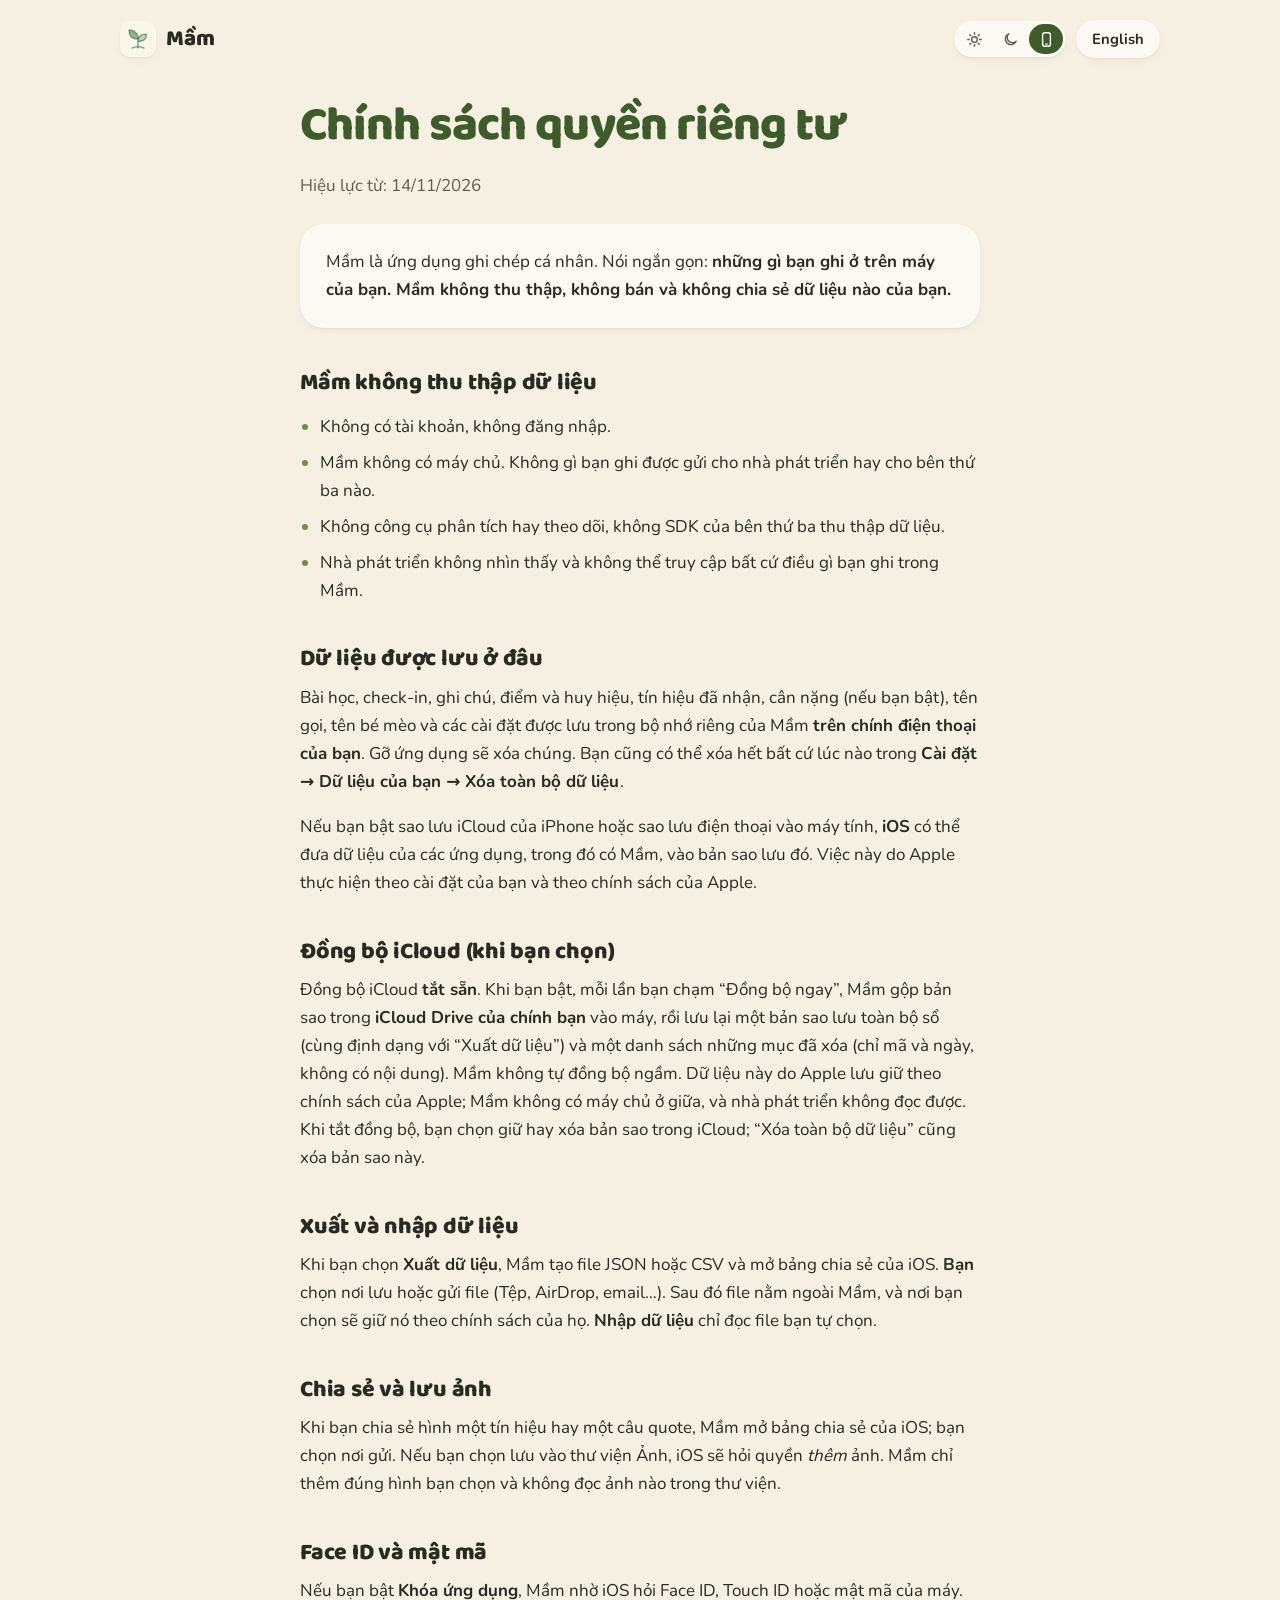
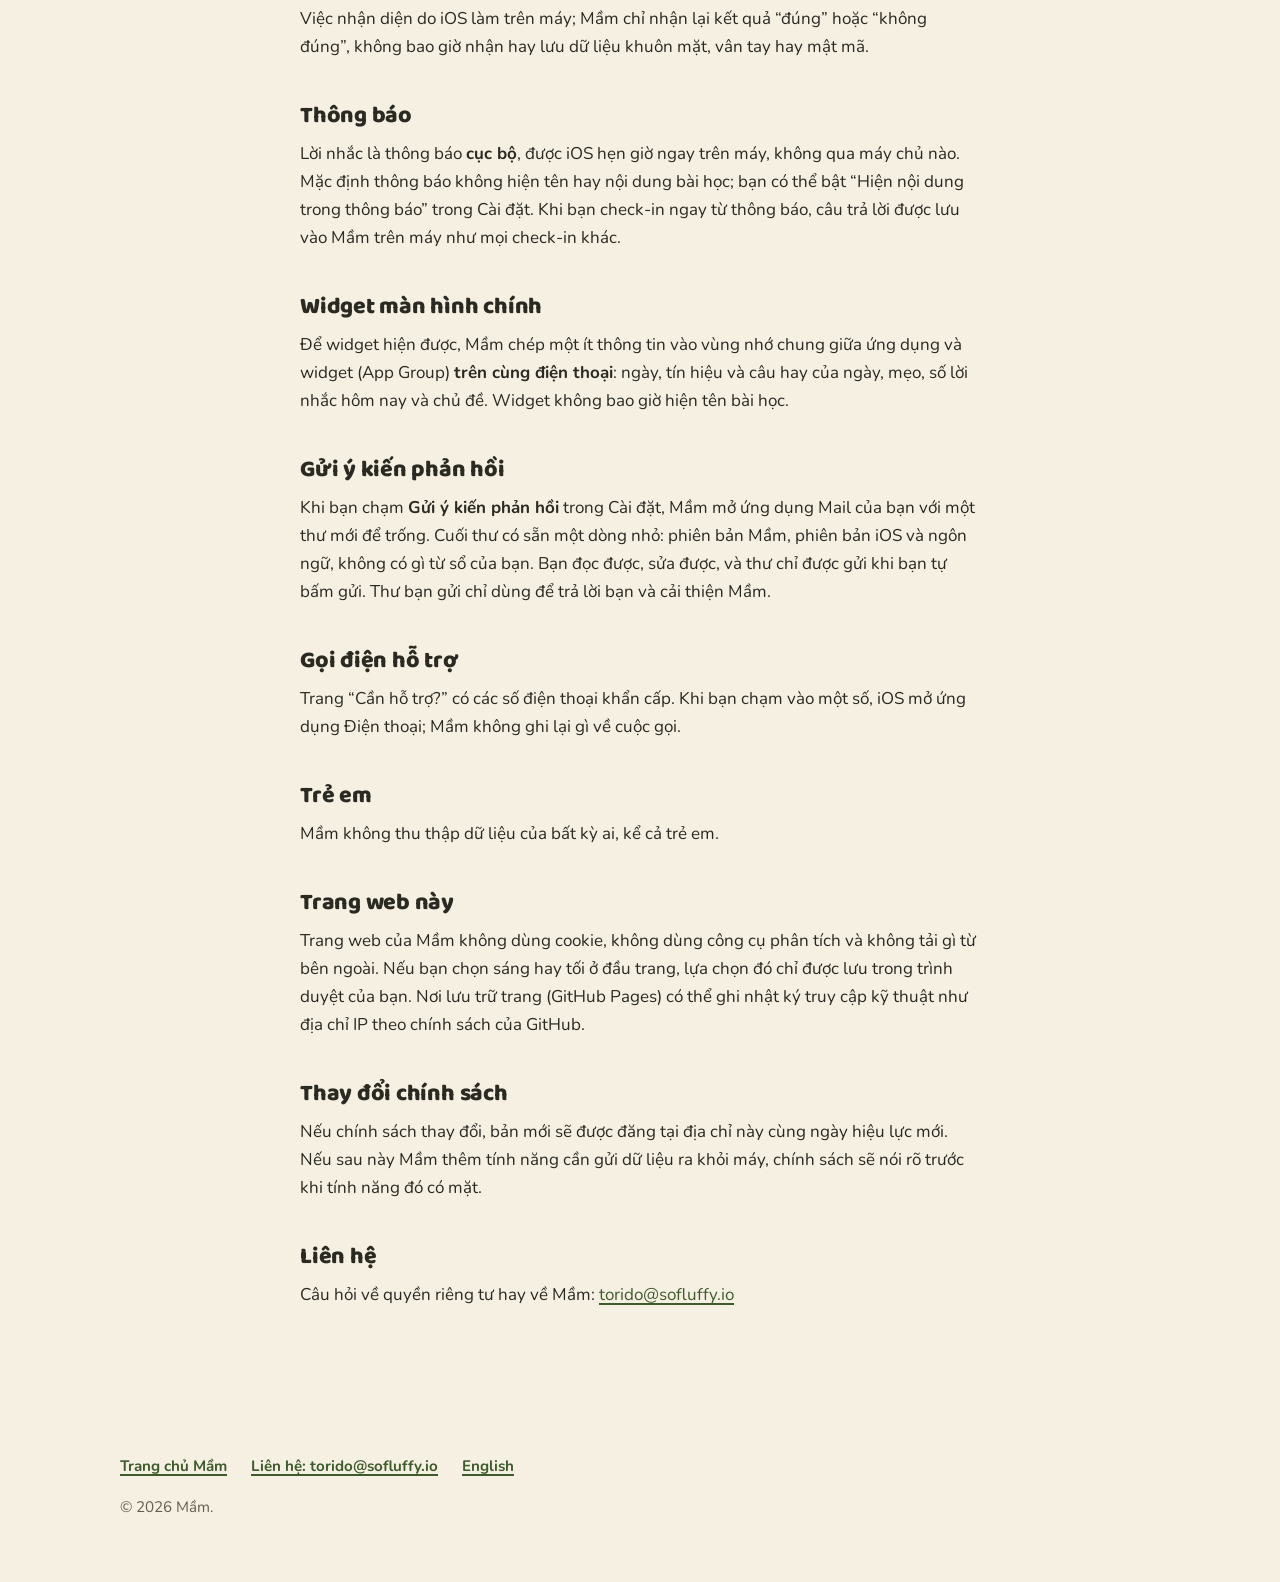
<file: privacy.html>
<!doctype html>
<html lang="vi">
<head>
<meta charset="utf-8">
<meta name="viewport" content="width=device-width, initial-scale=1">
<title>Chính sách quyền riêng tư — Mầm</title>
<meta name="description" content="Chính sách quyền riêng tư của Mầm: không tài khoản, không theo dõi; những gì bạn ghi ở trên máy của bạn.">
<meta name="theme-color" content="#F6F0E3" media="(prefers-color-scheme: light)">
<meta name="theme-color" content="#191815" media="(prefers-color-scheme: dark)">
<link rel="icon" type="image/png" href="favicon.png">
<link rel="apple-touch-icon" href="assets/apple-touch-icon.png">
<link rel="alternate" hreflang="vi" href="privacy.html">
<link rel="alternate" hreflang="en" href="en/privacy.html">
<link rel="stylesheet" href="assets/style.css">
<script>try{var t=localStorage.getItem("mam-theme");if(t==="light"||t==="dark")document.documentElement.setAttribute("data-theme",t)}catch(e){}</script>
<script src="assets/theme.js" defer></script>
<meta property="og:type" content="article">
<meta property="og:locale" content="vi_VN">
<meta property="og:site_name" content="Mầm">
<meta property="og:title" content="Chính sách quyền riêng tư — Mầm">
<meta property="og:description" content="Mầm không thu thập dữ liệu. Những gì bạn ghi ở trên máy của bạn.">
<meta property="og:image" content="https://nhu-truongg.github.io/mam-site/assets/og-icon.png">
<meta property="og:image:alt" content="Biểu tượng ứng dụng Mầm">
</head>
<body>
<a class="skip" href="#noi-dung">Bỏ qua, tới nội dung</a>

<header class="site-header">
  <div class="wrap">
    <a class="brand" href="./" aria-label="Mầm, trang chủ">
      <img src="assets/apple-touch-icon.png" alt="" width="40" height="40">
      <span>Mầm</span>
    </a>
    <div class="tools">
      <div class="mode" role="group" aria-label="Giao diện" hidden>
        <button type="button" data-mode="light" aria-pressed="false" title="Sáng"><svg viewBox="0 0 24 24" aria-hidden="true"><circle cx="12" cy="12" r="4"/><path d="M12 2.5v2M12 19.5v2M5.3 5.3l1.4 1.4M17.3 17.3l1.4 1.4M2.5 12h2M19.5 12h2M5.3 18.7l1.4-1.4M17.3 6.7l1.4-1.4"/></svg><span class="sr">Sáng</span></button>
        <button type="button" data-mode="dark" aria-pressed="false" title="Tối"><svg viewBox="0 0 24 24" aria-hidden="true"><path d="M20 14.5A8 8 0 1 1 9.5 4a6.5 6.5 0 0 0 10.5 10.5z"/></svg><span class="sr">Tối</span></button>
        <button type="button" data-mode="system" aria-pressed="false" title="Theo máy"><svg viewBox="0 0 24 24" aria-hidden="true"><rect x="6.5" y="2.5" width="11" height="19" rx="3"/><path d="M11 18.5h2"/></svg><span class="sr">Theo máy</span></button>
      </div>
      <a class="lang" href="en/privacy.html" hreflang="en" lang="en">English</a>
    </div>
  </div>
</header>

<main id="noi-dung" class="policy">
  <div class="wrap narrow">
    <h1>Chính sách quyền riêng tư</h1>
    <p class="meta">Hiệu lực từ: 14/11/2026</p>

    <div class="card green">
      <p>Mầm là ứng dụng ghi chép cá nhân. Nói ngắn gọn: <strong>những gì bạn ghi ở trên máy của bạn. Mầm không thu thập, không bán và không chia sẻ dữ liệu nào của bạn.</strong></p>
    </div>

    <h2>Mầm không thu thập dữ liệu</h2>
    <ul>
      <li>Không có tài khoản, không đăng nhập.</li>
      <li>Mầm không có máy chủ. Không gì bạn ghi được gửi cho nhà phát triển hay cho bên thứ ba nào.</li>
      <li>Không công cụ phân tích hay theo dõi, không SDK của bên thứ ba thu thập dữ liệu.</li>
      <li>Nhà phát triển không nhìn thấy và không thể truy cập bất cứ điều gì bạn ghi trong Mầm.</li>
    </ul>

    <h2>Dữ liệu được lưu ở đâu</h2>
    <p>Bài học, check-in, ghi chú, điểm và huy hiệu, tín hiệu đã nhận, cân nặng (nếu bạn bật), tên gọi, tên bé mèo và các cài đặt được lưu trong bộ nhớ riêng của Mầm <strong>trên chính điện thoại của bạn</strong>. Gỡ ứng dụng sẽ xóa chúng. Bạn cũng có thể xóa hết bất cứ lúc nào trong <strong>Cài đặt → Dữ liệu của bạn → Xóa toàn bộ dữ liệu</strong>.</p>
    <p>Nếu bạn bật sao lưu iCloud của iPhone hoặc sao lưu điện thoại vào máy tính, <strong>iOS</strong> có thể đưa dữ liệu của các ứng dụng, trong đó có Mầm, vào bản sao lưu đó. Việc này do Apple thực hiện theo cài đặt của bạn và theo chính sách của Apple.</p>

    <h2>Đồng bộ iCloud (khi bạn chọn)</h2>
    <p>Đồng bộ iCloud <strong>tắt sẵn</strong>. Khi bạn bật, mỗi lần bạn chạm “Đồng bộ ngay”, Mầm gộp bản sao trong <strong>iCloud Drive của chính bạn</strong> vào máy, rồi lưu lại một bản sao lưu toàn bộ sổ (cùng định dạng với “Xuất dữ liệu”) và một danh sách những mục đã xóa (chỉ mã và ngày, không có nội dung). Mầm không tự đồng bộ ngầm. Dữ liệu này do Apple lưu giữ theo chính sách của Apple; Mầm không có máy chủ ở giữa, và nhà phát triển không đọc được. Khi tắt đồng bộ, bạn chọn giữ hay xóa bản sao trong iCloud; “Xóa toàn bộ dữ liệu” cũng xóa bản sao này.</p>

    <h2>Xuất và nhập dữ liệu</h2>
    <p>Khi bạn chọn <strong>Xuất dữ liệu</strong>, Mầm tạo file JSON hoặc CSV và mở bảng chia sẻ của iOS. <strong>Bạn</strong> chọn nơi lưu hoặc gửi file (Tệp, AirDrop, email…). Sau đó file nằm ngoài Mầm, và nơi bạn chọn sẽ giữ nó theo chính sách của họ. <strong>Nhập dữ liệu</strong> chỉ đọc file bạn tự chọn.</p>

    <h2>Chia sẻ và lưu ảnh</h2>
    <p>Khi bạn chia sẻ hình một tín hiệu hay một câu quote, Mầm mở bảng chia sẻ của iOS; bạn chọn nơi gửi. Nếu bạn chọn lưu vào thư viện Ảnh, iOS sẽ hỏi quyền <em>thêm</em> ảnh. Mầm chỉ thêm đúng hình bạn chọn và không đọc ảnh nào trong thư viện.</p>

    <h2>Face ID và mật mã</h2>
    <p>Nếu bạn bật <strong>Khóa ứng dụng</strong>, Mầm nhờ iOS hỏi Face ID, Touch ID hoặc mật mã của máy. Việc nhận diện do iOS làm trên máy; Mầm chỉ nhận lại kết quả “đúng” hoặc “không đúng”, không bao giờ nhận hay lưu dữ liệu khuôn mặt, vân tay hay mật mã.</p>

    <h2>Thông báo</h2>
    <p>Lời nhắc là thông báo <strong>cục bộ</strong>, được iOS hẹn giờ ngay trên máy, không qua máy chủ nào. Mặc định thông báo không hiện tên hay nội dung bài học; bạn có thể bật “Hiện nội dung trong thông báo” trong Cài đặt. Khi bạn check-in ngay từ thông báo, câu trả lời được lưu vào Mầm trên máy như mọi check-in khác.</p>

    <h2>Widget màn hình chính</h2>
    <p>Để widget hiện được, Mầm chép một ít thông tin vào vùng nhớ chung giữa ứng dụng và widget (App Group) <strong>trên cùng điện thoại</strong>: ngày, tín hiệu và câu hay của ngày, mẹo, số lời nhắc hôm nay và chủ đề. Widget không bao giờ hiện tên bài học.</p>

    <h2>Gửi ý kiến phản hồi</h2>
    <p>Khi bạn chạm <strong>Gửi ý kiến phản hồi</strong> trong Cài đặt, Mầm mở ứng dụng Mail của bạn với một thư mới để trống. Cuối thư có sẵn một dòng nhỏ: phiên bản Mầm, phiên bản iOS và ngôn ngữ, không có gì từ sổ của bạn. Bạn đọc được, sửa được, và thư chỉ được gửi khi bạn tự bấm gửi. Thư bạn gửi chỉ dùng để trả lời bạn và cải thiện Mầm.</p>

    <h2>Gọi điện hỗ trợ</h2>
    <p>Trang “Cần hỗ trợ?” có các số điện thoại khẩn cấp. Khi bạn chạm vào một số, iOS mở ứng dụng Điện thoại; Mầm không ghi lại gì về cuộc gọi.</p>

    <h2>Trẻ em</h2>
    <p>Mầm không thu thập dữ liệu của bất kỳ ai, kể cả trẻ em.</p>

    <h2>Trang web này</h2>
    <p>Trang web của Mầm không dùng cookie, không dùng công cụ phân tích và không tải gì từ bên ngoài. Nếu bạn chọn sáng hay tối ở đầu trang, lựa chọn đó chỉ được lưu trong trình duyệt của bạn. Nơi lưu trữ trang (GitHub Pages) có thể ghi nhật ký truy cập kỹ thuật như địa chỉ IP theo chính sách của GitHub.</p>

    <h2>Thay đổi chính sách</h2>
    <p>Nếu chính sách thay đổi, bản mới sẽ được đăng tại địa chỉ này cùng ngày hiệu lực mới. Nếu sau này Mầm thêm tính năng cần gửi dữ liệu ra khỏi máy, chính sách sẽ nói rõ trước khi tính năng đó có mặt.</p>

    <h2>Liên hệ</h2>
    <p>Câu hỏi về quyền riêng tư hay về Mầm: <a href="mailto:torido@sofluffy.io">torido@sofluffy.io</a></p>
  </div>
</main>

<footer class="site-footer">
  <div class="wrap">
    <nav aria-label="Liên kết cuối trang">
      <ul>
        <li><a href="./">Trang chủ Mầm</a></li>
        <li><a href="mailto:torido@sofluffy.io">Liên hệ: torido@sofluffy.io</a></li>
        <li><a href="en/privacy.html" hreflang="en" lang="en">English</a></li>
      </ul>
    </nav>
    <p>© 2026 Mầm.</p>
  </div>
</footer>
</body>
</html>
</file>
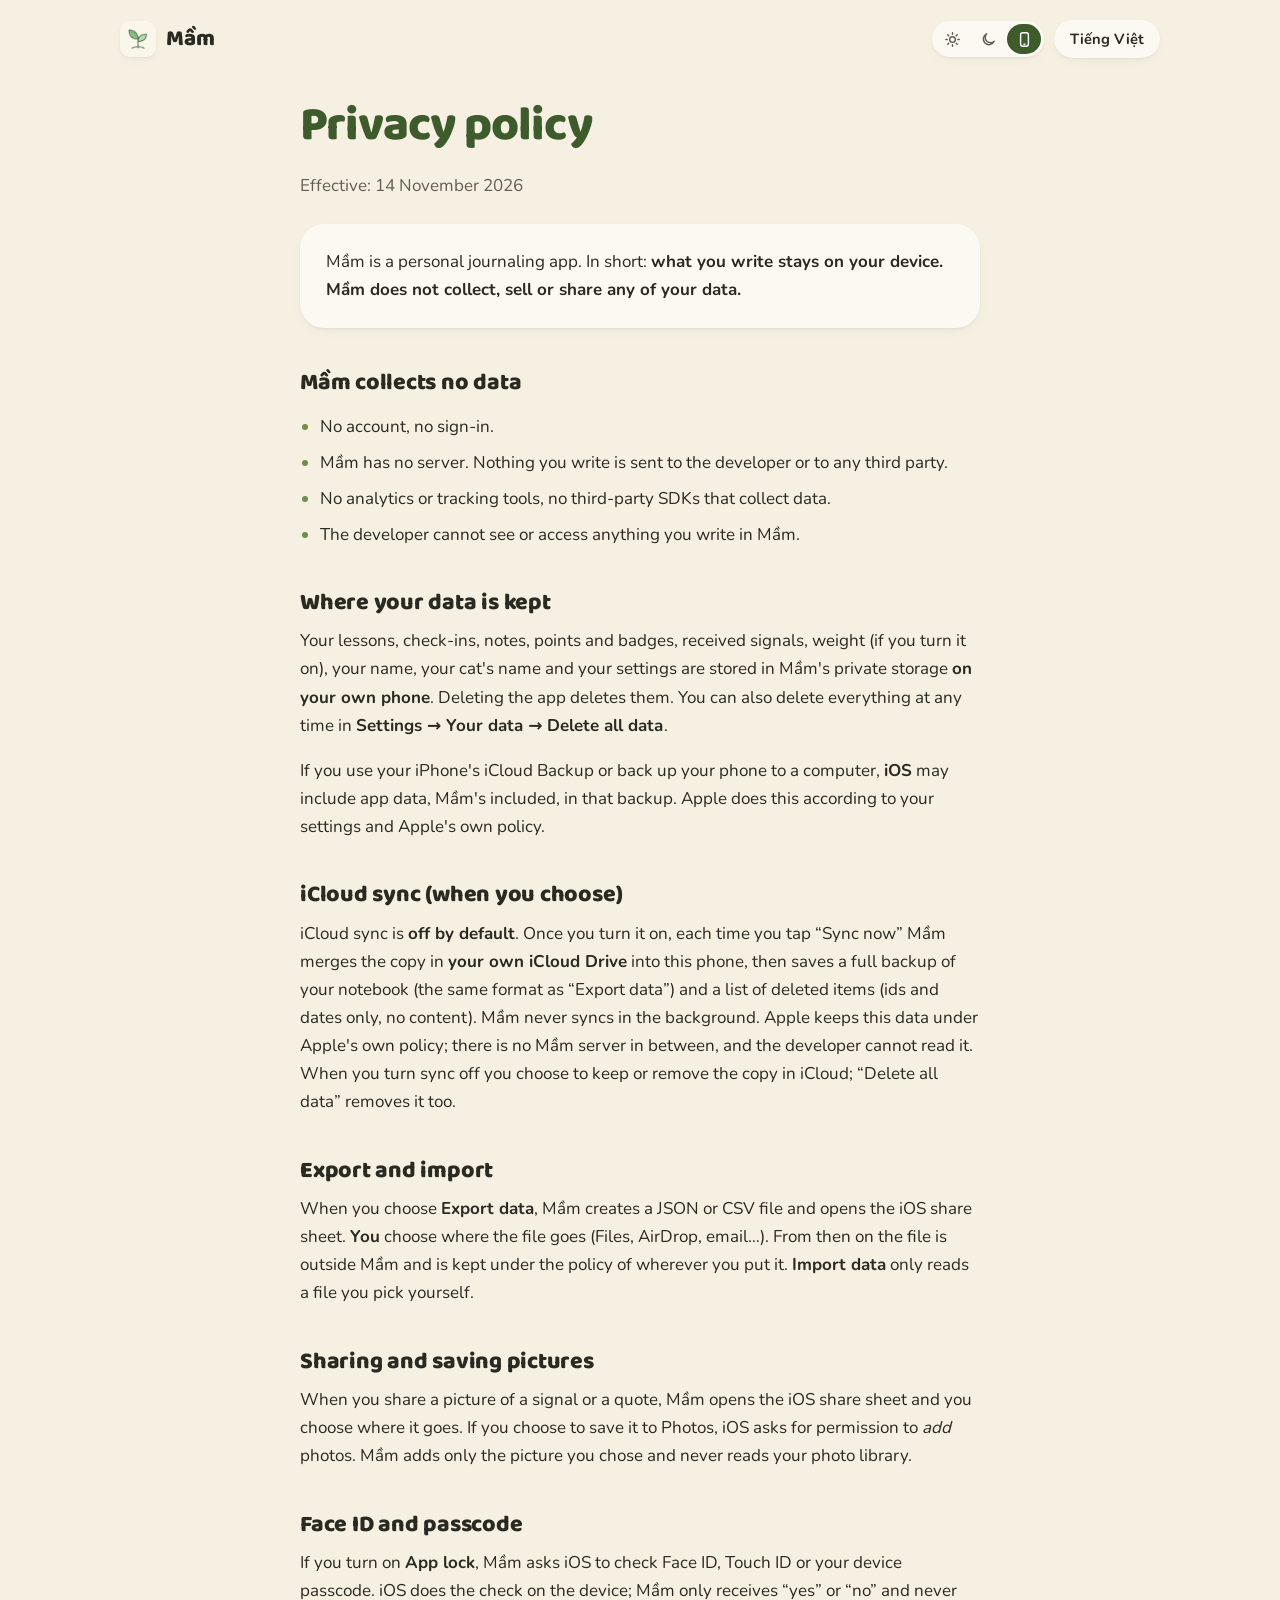
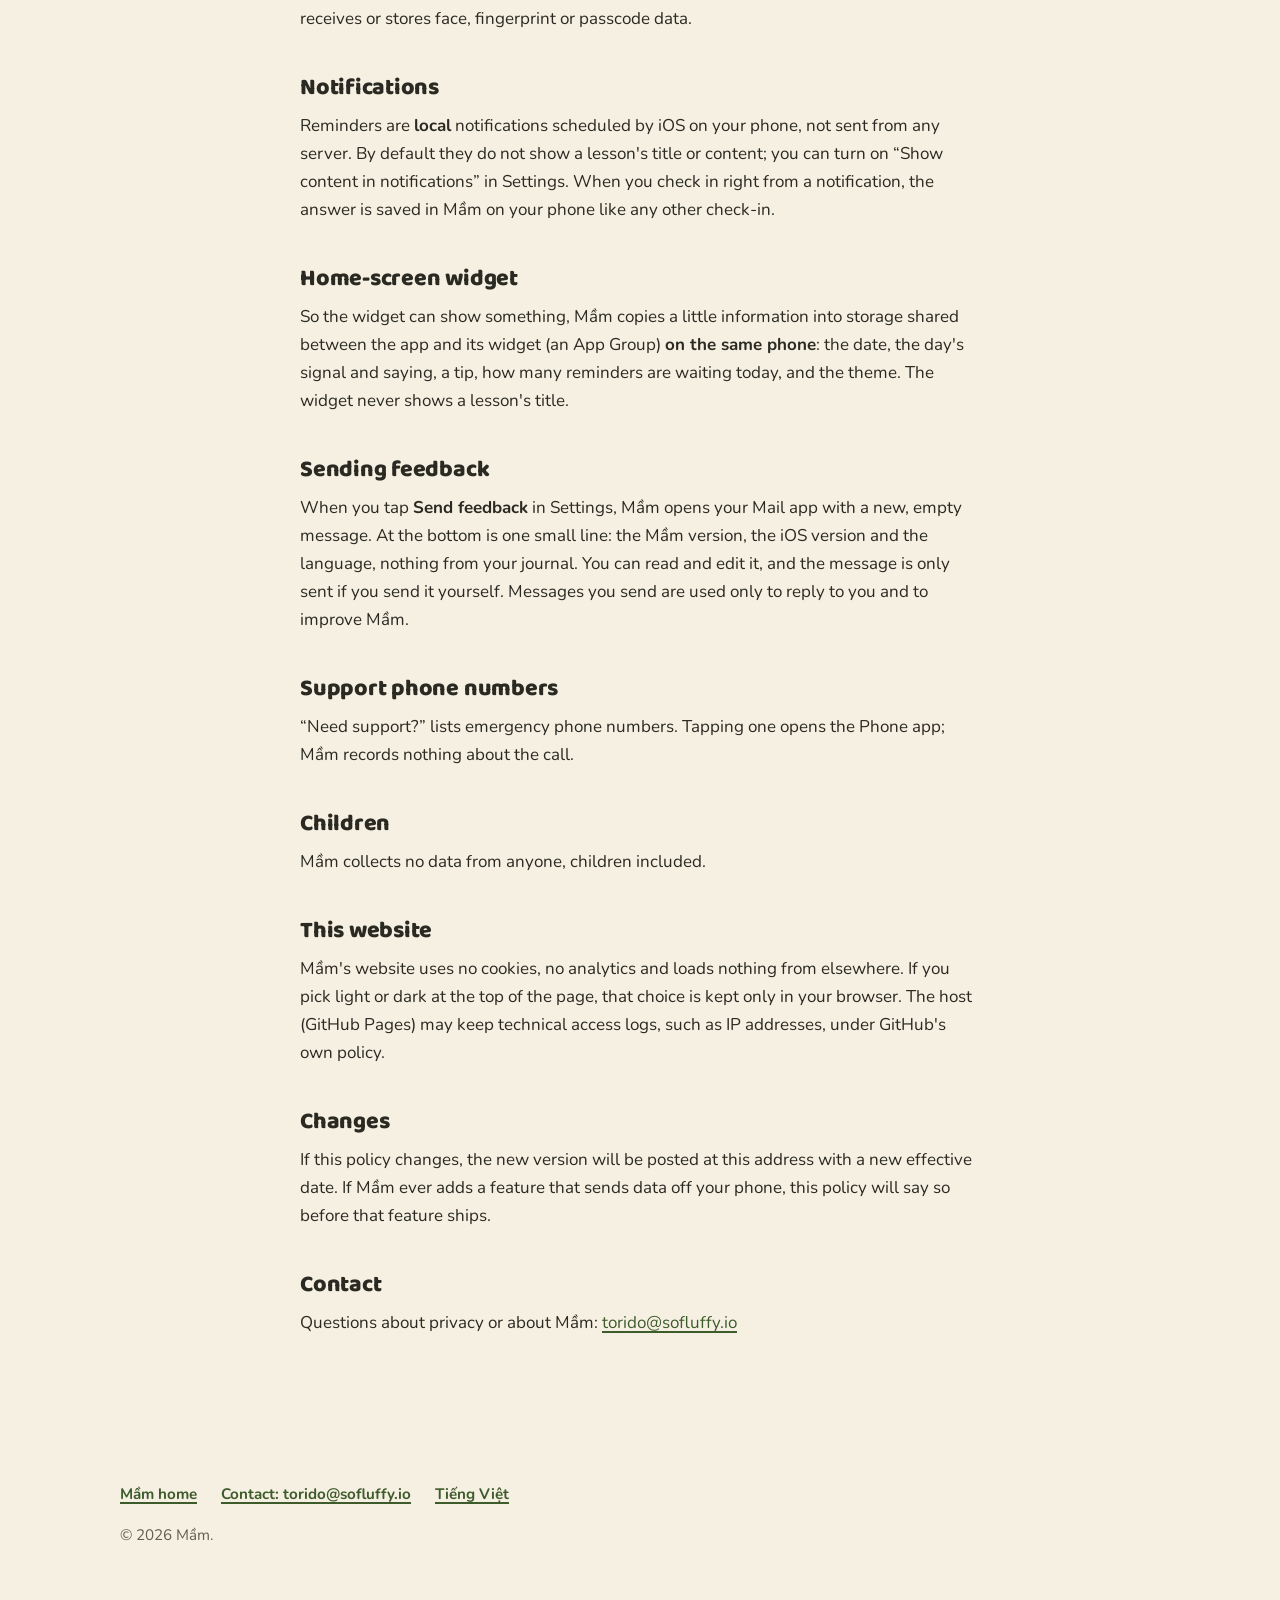
<file: en/privacy.html>
<!doctype html>
<html lang="en">
<head>
<meta charset="utf-8">
<meta name="viewport" content="width=device-width, initial-scale=1">
<title>Privacy policy — Mầm</title>
<meta name="description" content="Mầm's privacy policy: no account, no tracking; what you write stays on your device.">
<meta name="theme-color" content="#F6F0E3" media="(prefers-color-scheme: light)">
<meta name="theme-color" content="#191815" media="(prefers-color-scheme: dark)">
<link rel="icon" type="image/png" href="../favicon.png">
<link rel="apple-touch-icon" href="../assets/apple-touch-icon.png">
<link rel="alternate" hreflang="vi" href="../privacy.html">
<link rel="alternate" hreflang="en" href="privacy.html">
<link rel="stylesheet" href="../assets/style.css">
<script>try{var t=localStorage.getItem("mam-theme");if(t==="light"||t==="dark")document.documentElement.setAttribute("data-theme",t)}catch(e){}</script>
<script src="../assets/theme.js" defer></script>
<meta property="og:type" content="article">
<meta property="og:locale" content="en_US">
<meta property="og:site_name" content="Mầm">
<meta property="og:title" content="Privacy policy — Mầm">
<meta property="og:description" content="Mầm collects no data. What you write stays on your device.">
<meta property="og:image" content="https://nhu-truongg.github.io/mam-site/assets/og-icon.png">
<meta property="og:image:alt" content="The Mầm app icon">
</head>
<body>
<a class="skip" href="#content">Skip to content</a>

<header class="site-header">
  <div class="wrap">
    <a class="brand" href="./" aria-label="Mầm, home">
      <img src="../assets/apple-touch-icon.png" alt="" width="40" height="40">
      <span>Mầm</span>
    </a>
    <div class="tools">
      <div class="mode" role="group" aria-label="Appearance" hidden>
        <button type="button" data-mode="light" aria-pressed="false" title="Light"><svg viewBox="0 0 24 24" aria-hidden="true"><circle cx="12" cy="12" r="4"/><path d="M12 2.5v2M12 19.5v2M5.3 5.3l1.4 1.4M17.3 17.3l1.4 1.4M2.5 12h2M19.5 12h2M5.3 18.7l1.4-1.4M17.3 6.7l1.4-1.4"/></svg><span class="sr">Light</span></button>
        <button type="button" data-mode="dark" aria-pressed="false" title="Dark"><svg viewBox="0 0 24 24" aria-hidden="true"><path d="M20 14.5A8 8 0 1 1 9.5 4a6.5 6.5 0 0 0 10.5 10.5z"/></svg><span class="sr">Dark</span></button>
        <button type="button" data-mode="system" aria-pressed="false" title="Match device"><svg viewBox="0 0 24 24" aria-hidden="true"><rect x="6.5" y="2.5" width="11" height="19" rx="3"/><path d="M11 18.5h2"/></svg><span class="sr">Match device</span></button>
      </div>
      <a class="lang" href="../privacy.html" hreflang="vi" lang="vi">Tiếng Việt</a>
    </div>
  </div>
</header>

<main id="content" class="policy">
  <div class="wrap narrow">
    <h1>Privacy policy</h1>
    <p class="meta">Effective: 14 November 2026</p>

    <div class="card green">
      <p>Mầm is a personal journaling app. In short: <strong>what you write stays on your device. Mầm does not collect, sell or share any of your data.</strong></p>
    </div>

    <h2>Mầm collects no data</h2>
    <ul>
      <li>No account, no sign-in.</li>
      <li>Mầm has no server. Nothing you write is sent to the developer or to any third party.</li>
      <li>No analytics or tracking tools, no third-party SDKs that collect data.</li>
      <li>The developer cannot see or access anything you write in Mầm.</li>
    </ul>

    <h2>Where your data is kept</h2>
    <p>Your lessons, check-ins, notes, points and badges, received signals, weight (if you turn it on), your name, your cat's name and your settings are stored in Mầm's private storage <strong>on your own phone</strong>. Deleting the app deletes them. You can also delete everything at any time in <strong>Settings → Your data → Delete all data</strong>.</p>
    <p>If you use your iPhone's iCloud Backup or back up your phone to a computer, <strong>iOS</strong> may include app data, Mầm's included, in that backup. Apple does this according to your settings and Apple's own policy.</p>

    <h2>iCloud sync (when you choose)</h2>
    <p>iCloud sync is <strong>off by default</strong>. Once you turn it on, each time you tap “Sync now” Mầm merges the copy in <strong>your own iCloud Drive</strong> into this phone, then saves a full backup of your notebook (the same format as “Export data”) and a list of deleted items (ids and dates only, no content). Mầm never syncs in the background. Apple keeps this data under Apple's own policy; there is no Mầm server in between, and the developer cannot read it. When you turn sync off you choose to keep or remove the copy in iCloud; “Delete all data” removes it too.</p>

    <h2>Export and import</h2>
    <p>When you choose <strong>Export data</strong>, Mầm creates a JSON or CSV file and opens the iOS share sheet. <strong>You</strong> choose where the file goes (Files, AirDrop, email…). From then on the file is outside Mầm and is kept under the policy of wherever you put it. <strong>Import data</strong> only reads a file you pick yourself.</p>

    <h2>Sharing and saving pictures</h2>
    <p>When you share a picture of a signal or a quote, Mầm opens the iOS share sheet and you choose where it goes. If you choose to save it to Photos, iOS asks for permission to <em>add</em> photos. Mầm adds only the picture you chose and never reads your photo library.</p>

    <h2>Face ID and passcode</h2>
    <p>If you turn on <strong>App lock</strong>, Mầm asks iOS to check Face ID, Touch ID or your device passcode. iOS does the check on the device; Mầm only receives “yes” or “no” and never receives or stores face, fingerprint or passcode data.</p>

    <h2>Notifications</h2>
    <p>Reminders are <strong>local</strong> notifications scheduled by iOS on your phone, not sent from any server. By default they do not show a lesson's title or content; you can turn on “Show content in notifications” in Settings. When you check in right from a notification, the answer is saved in Mầm on your phone like any other check-in.</p>

    <h2>Home-screen widget</h2>
    <p>So the widget can show something, Mầm copies a little information into storage shared between the app and its widget (an App Group) <strong>on the same phone</strong>: the date, the day's signal and saying, a tip, how many reminders are waiting today, and the theme. The widget never shows a lesson's title.</p>

    <h2>Sending feedback</h2>
    <p>When you tap <strong>Send feedback</strong> in Settings, Mầm opens your Mail app with a new, empty message. At the bottom is one small line: the Mầm version, the iOS version and the language, nothing from your journal. You can read and edit it, and the message is only sent if you send it yourself. Messages you send are used only to reply to you and to improve Mầm.</p>

    <h2>Support phone numbers</h2>
    <p>“Need support?” lists emergency phone numbers. Tapping one opens the Phone app; Mầm records nothing about the call.</p>

    <h2>Children</h2>
    <p>Mầm collects no data from anyone, children included.</p>

    <h2>This website</h2>
    <p>Mầm's website uses no cookies, no analytics and loads nothing from elsewhere. If you pick light or dark at the top of the page, that choice is kept only in your browser. The host (GitHub Pages) may keep technical access logs, such as IP addresses, under GitHub's own policy.</p>

    <h2>Changes</h2>
    <p>If this policy changes, the new version will be posted at this address with a new effective date. If Mầm ever adds a feature that sends data off your phone, this policy will say so before that feature ships.</p>

    <h2>Contact</h2>
    <p>Questions about privacy or about Mầm: <a href="mailto:torido@sofluffy.io">torido@sofluffy.io</a></p>
  </div>
</main>

<footer class="site-footer">
  <div class="wrap">
    <nav aria-label="Footer links">
      <ul>
        <li><a href="./">Mầm home</a></li>
        <li><a href="mailto:torido@sofluffy.io">Contact: torido@sofluffy.io</a></li>
        <li><a href="../privacy.html" hreflang="vi" lang="vi">Tiếng Việt</a></li>
      </ul>
    </nav>
    <p>© 2026 Mầm.</p>
  </div>
</footer>
</body>
</html>
</file>
<file: assets/style.css>
/* Mầm — landing page. Colours and type from the app's default theme
   "Đồi cỏ" (lib/theme/tokens.dart: doiCoLight / doiCoDark).
   Fonts: Baloo 2 and Nunito, SIL Open Font License (see assets/fonts/),
   subset to Latin + Vietnamese. No external requests.
   No borders: blocks are told apart by tone, space and soft shadow. */

@font-face {
  font-family: "Baloo 2";
  src: url("fonts/Baloo2-ExtraBold.woff2") format("woff2");
  font-weight: 800;
  font-display: swap;
}
@font-face {
  font-family: "Nunito";
  src: url("fonts/Nunito-Regular.woff2") format("woff2");
  font-weight: 400;
  font-display: swap;
}
@font-face {
  font-family: "Nunito";
  src: url("fonts/Nunito-Bold.woff2") format("woff2");
  font-weight: 700;
  font-display: swap;
}

:root {
  color-scheme: light;
  --page: #F6F0E3;        /* cream */
  --surface: #FCF9F2;     /* cards */
  --sunk: #EFE8D8;        /* quiet bands, chips */
  --tint: #E6EBD8;        /* sproutPale, used once or twice */
  --accent: #3E5B2C;      /* moss */
  --leaf: #6E8F4B;
  --on-accent: #FFFFFF;
  --ink: #2A2A22;
  --muted: #625D50;
  --honey: #F4E3A1;       /* paleYellow */
  --honey-ink: #7A5E12;
  --clay: #F1D3BE;
  --clay-ink: #8A4A26;
  --sky: #D8E4E6;
  --sky-ink: #345962;
  --paper: #FFFDF6;
  --glow-1: rgba(182, 196, 154, 0.45);
  --glow-2: rgba(244, 227, 161, 0.55);
  --shadow-sm: 0 1px 2px rgba(42, 42, 34, 0.05), 0 4px 14px -6px rgba(42, 42, 34, 0.10);
  --shadow-lg: 0 2px 6px rgba(42, 42, 34, 0.06), 0 30px 60px -24px rgba(42, 42, 34, 0.30);
  --radius: 24px;
  --radius-sm: 16px;
  --heading: "Baloo 2", ui-rounded, "SF Pro Rounded", system-ui, sans-serif;
  --body: "Nunito", ui-rounded, system-ui, -apple-system, "Segoe UI", Roboto, sans-serif;
}

/* Dark: the device's choice, unless the visitor picked "Sáng"; or picked
   "Tối" outright (assets/theme.js sets data-theme, like the app's
   Sáng / Tối / Theo máy). The two blocks hold the same values. */
@media (prefers-color-scheme: dark) {
  :root:not([data-theme="light"]) {
    color-scheme: dark;
    --page: #191815;
    --surface: #22201C;
    --sunk: #1E1D19;
    --tint: #252B20;
    --accent: #B5D08A;
    --leaf: #9DBA72;
    --on-accent: #191815;
    --ink: #F1EEE4;
    --muted: #B3AD9F;
    --honey: #3B3422;
    --honey-ink: #EBD38A;
    --clay: #3A2A20;
    --clay-ink: #EDB794;
    --sky: #22302F;
    --sky-ink: #A9CBD1;
    --paper: #2A2823;
    --glow-1: rgba(110, 143, 75, 0.20);
    --glow-2: rgba(244, 227, 161, 0.07);
    --shadow-sm: 0 1px 2px rgba(0, 0, 0, 0.3), 0 6px 18px -8px rgba(0, 0, 0, 0.5);
    --shadow-lg: 0 2px 6px rgba(0, 0, 0, 0.3), 0 30px 60px -20px rgba(0, 0, 0, 0.7);
  }
}
:root[data-theme="dark"] {
  color-scheme: dark;
  --page: #191815;
  --surface: #22201C;
  --sunk: #1E1D19;
  --tint: #252B20;
  --accent: #B5D08A;
  --leaf: #9DBA72;
  --on-accent: #191815;
  --ink: #F1EEE4;
  --muted: #B3AD9F;
  --honey: #3B3422;
  --honey-ink: #EBD38A;
  --clay: #3A2A20;
  --clay-ink: #EDB794;
  --sky: #22302F;
  --sky-ink: #A9CBD1;
  --paper: #2A2823;
  --glow-1: rgba(110, 143, 75, 0.20);
  --glow-2: rgba(244, 227, 161, 0.07);
  --shadow-sm: 0 1px 2px rgba(0, 0, 0, 0.3), 0 6px 18px -8px rgba(0, 0, 0, 0.5);
  --shadow-lg: 0 2px 6px rgba(0, 0, 0, 0.3), 0 30px 60px -20px rgba(0, 0, 0, 0.7);
}

*, *::before, *::after { box-sizing: border-box; }

html { -webkit-text-size-adjust: 100%; scroll-behavior: smooth; }
@media (prefers-reduced-motion: reduce) { html { scroll-behavior: auto; } }

body {
  margin: 0;
  background: var(--page);
  color: var(--ink);
  font-family: var(--body);
  font-size: 1.0625rem;
  line-height: 1.65;
  overflow-wrap: break-word;
  -webkit-font-smoothing: antialiased;
}

img { max-width: 100%; height: auto; display: block; }

a { color: var(--accent); text-underline-offset: 3px; text-decoration-thickness: 1.5px; }
a:hover { text-decoration-thickness: 2.5px; }
:focus-visible { outline: 3px solid var(--leaf); outline-offset: 3px; border-radius: 8px; }

h1, h2, h3 {
  font-family: var(--heading);
  font-weight: 800;
  color: var(--ink);
  line-height: 1.15;
  margin: 0 0 0.45em;
  text-wrap: balance;
}
h1 { color: var(--accent); font-size: clamp(3rem, 10vw, 4.75rem); letter-spacing: -0.02em; line-height: 1; }
h2 { font-size: clamp(1.8rem, 4.6vw, 2.5rem); letter-spacing: -0.01em; }
h3 { font-size: 1.2rem; }
p { margin: 0 0 1em; text-wrap: pretty; }

.skip {
  position: absolute; left: -999px; top: 8px;
  background: var(--accent); color: var(--on-accent);
  padding: 8px 14px; border-radius: 999px; z-index: 10;
}
.skip:focus { left: 16px; }

.wrap { width: 100%; max-width: 1080px; margin: 0 auto; padding: 0 20px; }
.narrow { max-width: 720px; }

/* Header */
.site-header { padding: 20px 0; }
.site-header .wrap { display: flex; align-items: center; justify-content: space-between; gap: 12px; }
.brand { display: flex; align-items: center; gap: 10px; text-decoration: none; color: var(--ink);
  font-family: var(--heading); font-weight: 800; font-size: 1.4rem; }
.brand img { width: 36px; height: 36px; border-radius: 10px; box-shadow: var(--shadow-sm); }
.lang {
  font-weight: 700; font-size: 0.92rem; text-decoration: none;
  border-radius: 999px; padding: 7px 16px;
  background: var(--surface); color: var(--ink); box-shadow: var(--shadow-sm);
}
.lang:hover { color: var(--accent); }
.tools { display: flex; align-items: center; gap: 10px; }

/* Sáng / Tối / Theo máy, like the app. Hidden until theme.js runs. */
.mode { display: flex; gap: 2px; padding: 3px; border-radius: 999px;
  background: var(--surface); box-shadow: var(--shadow-sm); }
.mode[hidden] { display: none; }
.mode button {
  appearance: none; border: 0; margin: 0; cursor: pointer;
  width: 34px; height: 30px; border-radius: 999px; display: grid; place-items: center;
  background: transparent; color: var(--muted);
}
.mode button:hover { color: var(--ink); }
.mode button[aria-pressed="true"] { background: var(--accent); color: var(--on-accent); }
.mode svg { width: 17px; height: 17px; fill: none; stroke: currentColor; stroke-width: 2;
  stroke-linecap: round; stroke-linejoin: round; }
.sr { position: absolute; width: 1px; height: 1px; overflow: hidden; clip: rect(0 0 0 0); white-space: nowrap; }
@media (max-width: 380px) { .brand span { display: none; } }

/* Hero */
.hero { padding: 32px 0 88px; position: relative; overflow: hidden; }
.hero .wrap { display: grid; gap: 48px; align-items: center; position: relative; }
@media (min-width: 820px) { .hero .wrap { grid-template-columns: 1.15fr 0.85fr; } }
.eyebrow {
  display: inline-block; margin-bottom: 18px;
  background: var(--tint); color: var(--accent);
  font-weight: 700; font-size: 0.9rem; letter-spacing: 0.01em;
  padding: 5px 14px; border-radius: 999px;
}
.tagline { font-family: var(--heading); font-weight: 800; color: var(--ink);
  font-size: clamp(1.45rem, 4vw, 1.9rem); line-height: 1.25; margin: 14px 0 0.55em; text-wrap: balance; }
.lead { color: var(--muted); font-size: 1.15rem; max-width: 32em; }
.cta { display: flex; flex-wrap: wrap; align-items: center; gap: 12px 18px; margin-top: 28px; }
.btn {
  display: inline-flex; align-items: center; gap: 10px;
  background: var(--accent); color: var(--on-accent);
  font-weight: 700; font-size: 1.05rem; text-decoration: none;
  padding: 15px 26px; border-radius: 999px;
  box-shadow: var(--shadow-sm);
  transition: transform 0.15s ease, box-shadow 0.15s ease;
}
.btn:hover { transform: translateY(-1px); box-shadow: var(--shadow-lg); }
@media (prefers-reduced-motion: reduce) { .btn { transition: none; } .btn:hover { transform: none; } }
.btn svg { width: 20px; height: 20px; fill: currentColor; flex: none; }
.note { color: var(--muted); font-size: 0.95rem; margin: 0; }

.hero-shot { justify-self: center; max-width: 290px; width: 100%; position: relative; isolation: isolate; }
/* A soft hill of light behind the phone. */
.hero-shot::before {
  content: ""; position: absolute; inset: -18% -40% -10%; z-index: -1;
  background:
    radial-gradient(closest-side at 45% 40%, var(--glow-2), transparent 70%),
    radial-gradient(closest-side at 55% 65%, var(--glow-1), transparent 75%);
}
.hero-shot .phone { position: relative; transform: rotate(2deg); }
@media (prefers-reduced-motion: reduce) { .hero-shot .phone { transform: none; } }

.phone {
  border-radius: 34px; overflow: hidden;
  box-shadow: var(--shadow-lg);
  background: var(--surface);
}

/* Sections */
section { padding: 88px 0; }
@media (max-width: 600px) { section { padding: 64px 0; } .hero { padding-bottom: 64px; } }
.section-intro { color: var(--muted); font-size: 1.1rem; max-width: 36em; margin-bottom: 36px; }
.alt { background: var(--sunk); }

/* Features: a bento of tiles, most with a small picture of the app. */
.card {
  background: var(--surface);
  border-radius: var(--radius);
  padding: 26px 26px 12px;
  box-shadow: var(--shadow-sm);
}
.card p, .card li { color: var(--muted); }

.bento { display: grid; gap: 18px; grid-template-columns: 1fr; grid-auto-flow: dense; }
@media (min-width: 640px) { .bento { grid-template-columns: repeat(2, 1fr); } .t-wide { grid-column: span 2; } }
@media (min-width: 960px) {
  .bento { grid-template-columns: repeat(3, 1fr); }
  .t-tall { grid-row: span 2; }
}
.tile {
  background: var(--surface); border-radius: var(--radius); box-shadow: var(--shadow-sm);
  padding: 26px; display: flex; flex-direction: column; gap: 18px; position: relative; overflow: hidden;
  transition: transform 0.2s ease, box-shadow 0.2s ease;
}
.tile:hover { transform: translateY(-3px); box-shadow: var(--shadow-lg); }
@media (prefers-reduced-motion: reduce) { .tile { transition: none; } .tile:hover { transform: none; } }
.tile h3 { margin: 0 0 0.3em; font-size: 1.3rem; }
.tile p { margin: 0; color: var(--muted); }
.tile .quote { font-style: italic; color: var(--accent); font-weight: 700; }
.tile.t-green { background: var(--tint); }
.t-split .icon { margin-bottom: 18px; }
@media (min-width: 640px) { .t-wide.t-split { flex-direction: row; align-items: center; gap: 28px; }
  .t-split > * { flex: 1 1 0; } }

.icon { width: 48px; height: 48px; border-radius: 16px; display: grid; place-items: center; flex: none;
  background: var(--sunk); color: var(--accent); }
.icon svg { width: 24px; height: 24px; fill: none; stroke: currentColor; stroke-width: 2;
  stroke-linecap: round; stroke-linejoin: round; }
.i-honey { background: var(--honey); color: var(--honey-ink); }
.i-clay { background: var(--clay); color: var(--clay-ink); }
.i-sky { background: var(--sky); color: var(--sky-ink); }

/* Lesson: a small page from the notebook. */
.note { background: var(--paper); border-radius: 18px; padding: 18px 20px; box-shadow: var(--shadow-sm);
  transform: rotate(-1.2deg); max-width: 420px; }
.note b { display: block; font-family: var(--heading); font-weight: 800; color: var(--ink); font-size: 1.1rem; line-height: 1.3; }
.note small { display: block; color: var(--muted); font-size: 0.85rem; font-weight: 700; margin-top: 10px; letter-spacing: 0.02em; }
.note span { display: block; color: var(--ink); }
.note .next { margin-top: 12px; background: var(--honey); color: var(--honey-ink); border-radius: 12px;
  padding: 8px 12px; font-weight: 700; }
@media (prefers-reduced-motion: reduce) { .note { transform: none; } }

/* Check-in: the answers as chips, the first one chosen. */
.answers { list-style: none; margin: 0; padding: 0; display: grid; gap: 8px; }
.answers li { display: flex; align-items: center; gap: 10px; padding: 10px 14px; border-radius: 14px;
  background: var(--sunk); color: var(--ink); font-weight: 700; font-size: 0.95rem; line-height: 1.3; }
.answers li::before { content: ""; width: 10px; height: 10px; border-radius: 50%; flex: none; background: var(--dot); }
.answers .a1 { --dot: var(--leaf); background: var(--tint); }
.answers .a2 { --dot: #D9B23F; }
.answers .a3 { --dot: var(--sky-ink); }
.answers .a4 { --dot: var(--clay-ink); }
.tile .points { align-self: flex-start; background: var(--accent); color: var(--on-accent); font-weight: 700;
  font-size: 0.9rem; border-radius: 14px; padding: 6px 14px; line-height: 1.35; }

/* Reminder: a notification that keeps the lesson private. */
.notif { display: flex; gap: 12px; align-items: center; background: var(--paper); border-radius: 18px;
  padding: 12px 14px; box-shadow: var(--shadow-sm); }
.notif img { width: 34px; height: 34px; border-radius: 9px; flex: none; }
.notif div { flex: 1; min-width: 0; font-size: 0.9rem; line-height: 1.35; color: var(--ink); }
.notif b { display: flex; justify-content: space-between; gap: 8px; font-size: 0.85rem; }
.notif b i { font-style: normal; font-weight: 400; color: var(--muted); }

/* My corner: five pots, seed to bloom. */
.pots { display: grid; grid-template-columns: repeat(5, 1fr); gap: 6px; margin: 0; padding: 0; list-style: none; }
.pots li { display: flex; flex-direction: column; align-items: center; gap: 6px; text-align: center;
  font-size: 0.78rem; font-weight: 700; color: var(--muted); line-height: 1.25; }
.pots svg { width: 100%; max-width: 72px; height: auto; overflow: visible; }
.pots .pot { fill: var(--clay-ink); }
.pots .rim { fill: var(--clay-ink); opacity: 0.8; }
.pots .soil { fill: #5A4636; }
.pots .stem { stroke: var(--leaf); stroke-width: 3; fill: none; stroke-linecap: round; }
.pots .lf { fill: var(--leaf); }
.pots .bud { fill: #E9A9B4; }
.pots .petal { fill: #F2B8C2; }
.pots .heart { fill: var(--honey-ink); }

/* Look back: the last 30 days. */
.days { display: grid; grid-template-columns: repeat(10, 1fr); gap: 5px; max-width: 300px; }
.days i { aspect-ratio: 1; border-radius: 5px; background: var(--sunk); }
.days .d1 { background: color-mix(in srgb, var(--leaf) 40%, var(--sunk)); }
.days .d2 { background: var(--leaf); }

/* A look you like: the three themes as little screens. */
.themes { display: flex; gap: 12px; }
.mini { flex: 1; max-width: 92px; aspect-ratio: 0.62; border-radius: 14px; padding: 10px 8px;
  display: flex; flex-direction: column; gap: 6px; box-shadow: var(--shadow-sm); background: var(--bg); }
.mini i { display: block; height: 7px; border-radius: 4px; background: var(--fg); opacity: 0.85; }
.mini i:nth-child(2) { width: 60%; opacity: 0.5; }
.mini i.c { height: auto; flex: 1; border-radius: 9px; background: var(--card); opacity: 1; }
.m-doi { --bg: #F6F0E3; --fg: #3E5B2C; --card: #E3E9D3; }
.m-meo { --bg: #1D2318; --fg: #B5CC8A; --card: #2A3323; }
.m-hoa { --bg: #F3EBDB; --fg: #4A3A30; --card: #EAF0DF;
  background-image: radial-gradient(#D8CAB2 1px, transparent 1.2px); background-size: 7px 7px; }

/* Steps: big numerals, no boxes. */
.steps { list-style: none; padding: 0; margin: 0; display: grid; gap: 32px 28px;
  grid-template-columns: repeat(auto-fill, minmax(min(100%, 220px), 1fr)); counter-reset: step; }
.steps li { counter-increment: step; }
.steps li::before {
  content: counter(step, decimal-leading-zero);
  display: block; margin-bottom: 6px;
  color: var(--leaf); font-family: var(--heading); font-weight: 800; font-size: 2.6rem; line-height: 1;
}
.steps h3 { font-size: 1.2rem; }
.steps p { margin: 0; color: var(--muted); }

/* Screenshots: the strip scrolls sideways, the page never does. */
.shots {
  display: flex; gap: 22px; overflow-x: auto; scroll-snap-type: x mandatory;
  padding: 16px 20px 36px; margin: 0 -20px; list-style: none;
  overscroll-behavior-x: contain; scrollbar-width: thin;
  scroll-padding-left: 20px;
}
.shots li { flex: 0 0 auto; width: min(62vw, 220px); scroll-snap-align: start; margin: 0; }
.shots figure { margin: 0; }
.shots figcaption { margin-top: 14px; font-weight: 700; color: var(--muted); font-size: 0.93rem; text-align: center; text-wrap: balance; }
.shots .phone { border-radius: 26px; box-shadow: var(--shadow-sm); }
.hint { color: var(--muted); font-size: 0.95rem; margin-bottom: 8px; }

/* Privacy: one quiet panel, ticks in moss. */
.promise { list-style: none; margin: 0; display: grid; gap: 22px 36px;
  grid-template-columns: repeat(auto-fill, minmax(min(100%, 290px), 1fr));
  background: var(--surface); border-radius: calc(var(--radius) + 8px);
  padding: clamp(24px, 4vw, 40px); box-shadow: var(--shadow-sm); }
.promise li { position: relative; padding-left: 38px; color: var(--muted); }
.promise li::before {
  content: ""; position: absolute; left: 0; top: 2px; width: 24px; height: 24px; border-radius: 50%;
  background: var(--tint);
}
.promise li::after {
  content: ""; position: absolute; left: 7px; top: 9px; width: 10px; height: 5px;
  border-left: 2.5px solid var(--accent); border-bottom: 2.5px solid var(--accent);
  transform: rotate(-45deg);
}
.promise strong { color: var(--ink); display: block; }
.more { margin-top: 28px; font-weight: 700; }

/* FAQ */
.faq details { background: var(--surface); border-radius: var(--radius-sm);
  padding: 0 22px; margin-bottom: 10px; box-shadow: var(--shadow-sm); }
.faq summary { cursor: pointer; font-weight: 700; padding: 18px 32px 18px 0; color: var(--ink);
  list-style: none; position: relative; }
.faq summary::-webkit-details-marker { display: none; }
.faq summary::after {
  content: "+"; position: absolute; right: 0; top: 50%; transform: translateY(-50%);
  width: 26px; height: 26px; border-radius: 50%; display: grid; place-items: center;
  background: var(--tint); color: var(--accent); font-family: var(--heading); font-size: 1.2rem; line-height: 1;
}
.faq details[open] summary::after { content: "–"; }
.faq details p { color: var(--muted); }
.faq details p:last-child { padding-bottom: 6px; }

/* Policy pages */
.policy { padding: 24px 0 88px; }
.policy h1 { font-size: clamp(2.2rem, 6vw, 3rem); }
.policy h2 { font-size: 1.45rem; margin-top: 1.8em; }
.policy .card { padding: 24px 26px; margin: 24px 0; }
.policy .card p { color: var(--ink); }
.policy .card p:last-child { margin-bottom: 0; }
.policy ul { padding-left: 1.2em; }
.policy li { margin-bottom: 0.45em; }
.policy li::marker { color: var(--leaf); }
.meta { color: var(--muted); }

/* Footer */
.site-footer { padding: 40px 0 56px; color: var(--muted); font-size: 0.95rem; }
.site-footer nav ul { list-style: none; padding: 0; margin: 0 0 16px; display: flex; flex-wrap: wrap; gap: 8px 24px; }
.site-footer a { font-weight: 700; }
.site-footer p { margin: 0 0 6px; }
</file>
